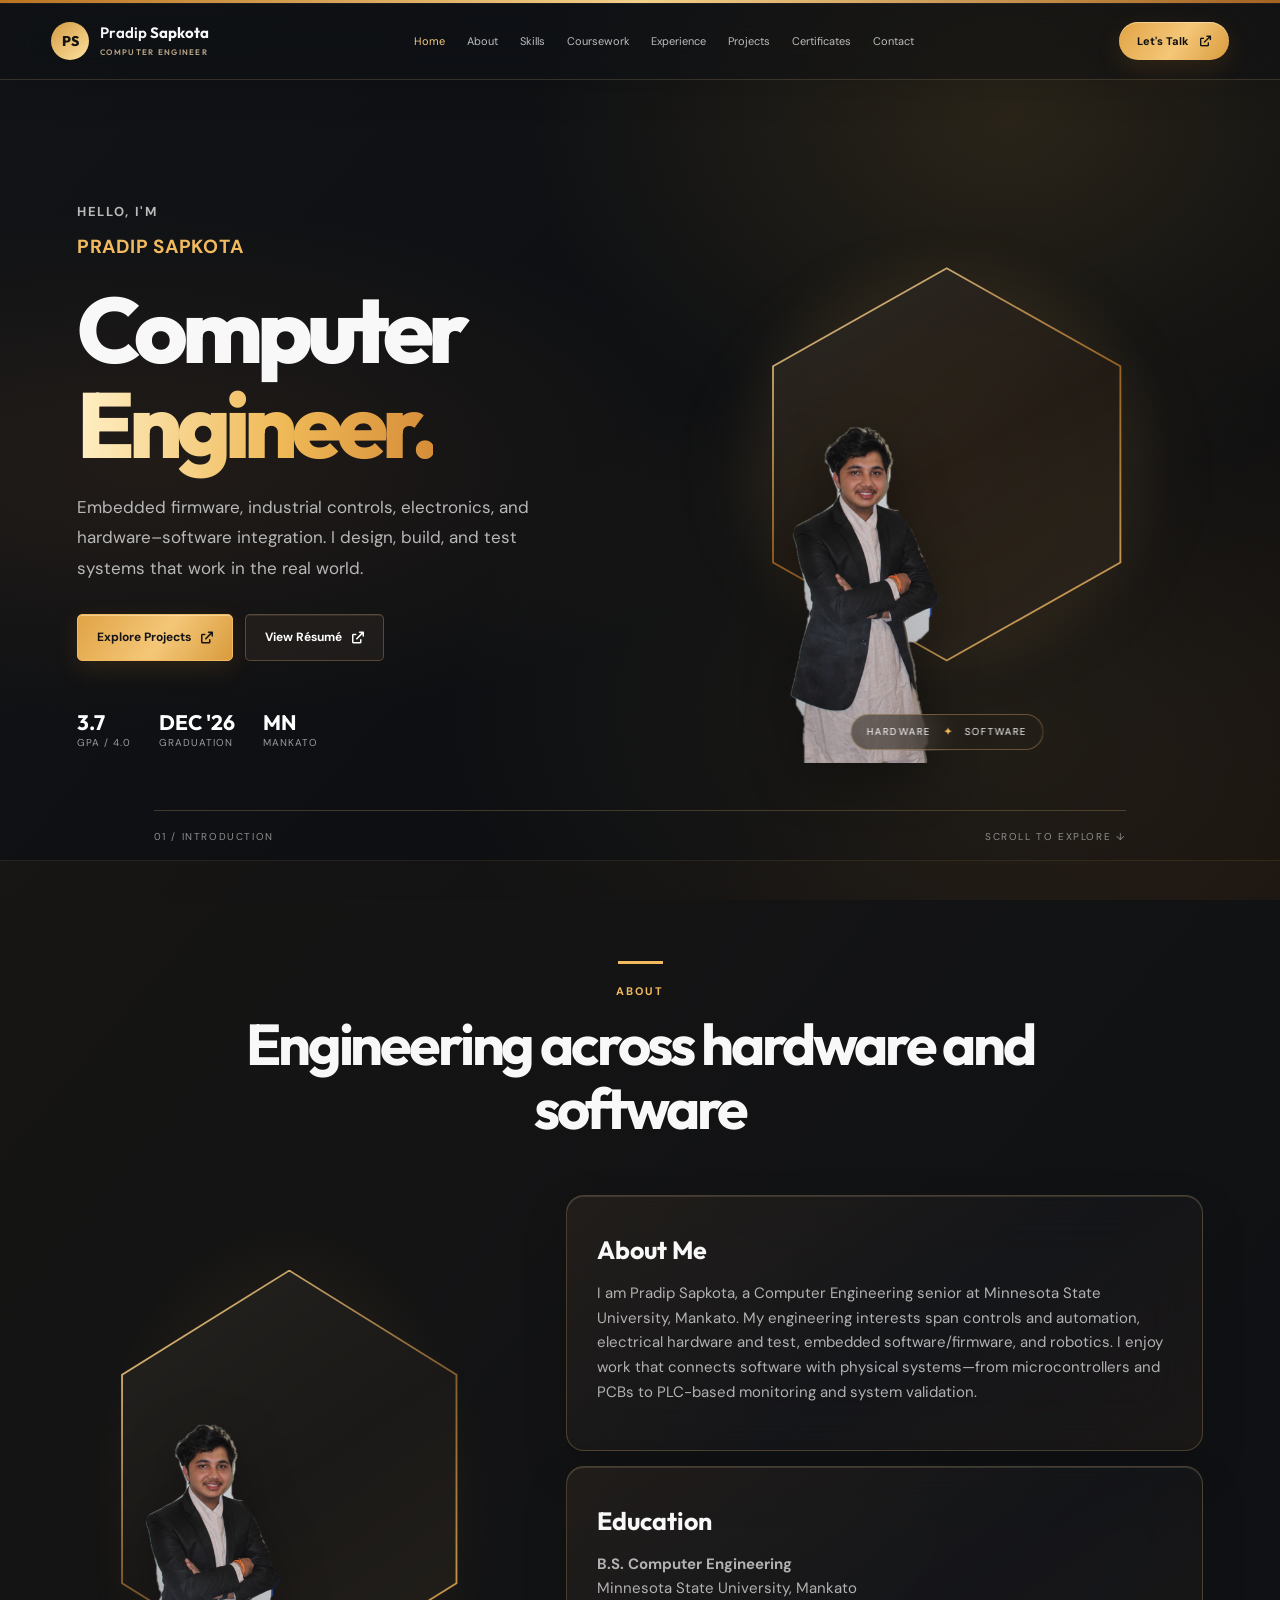
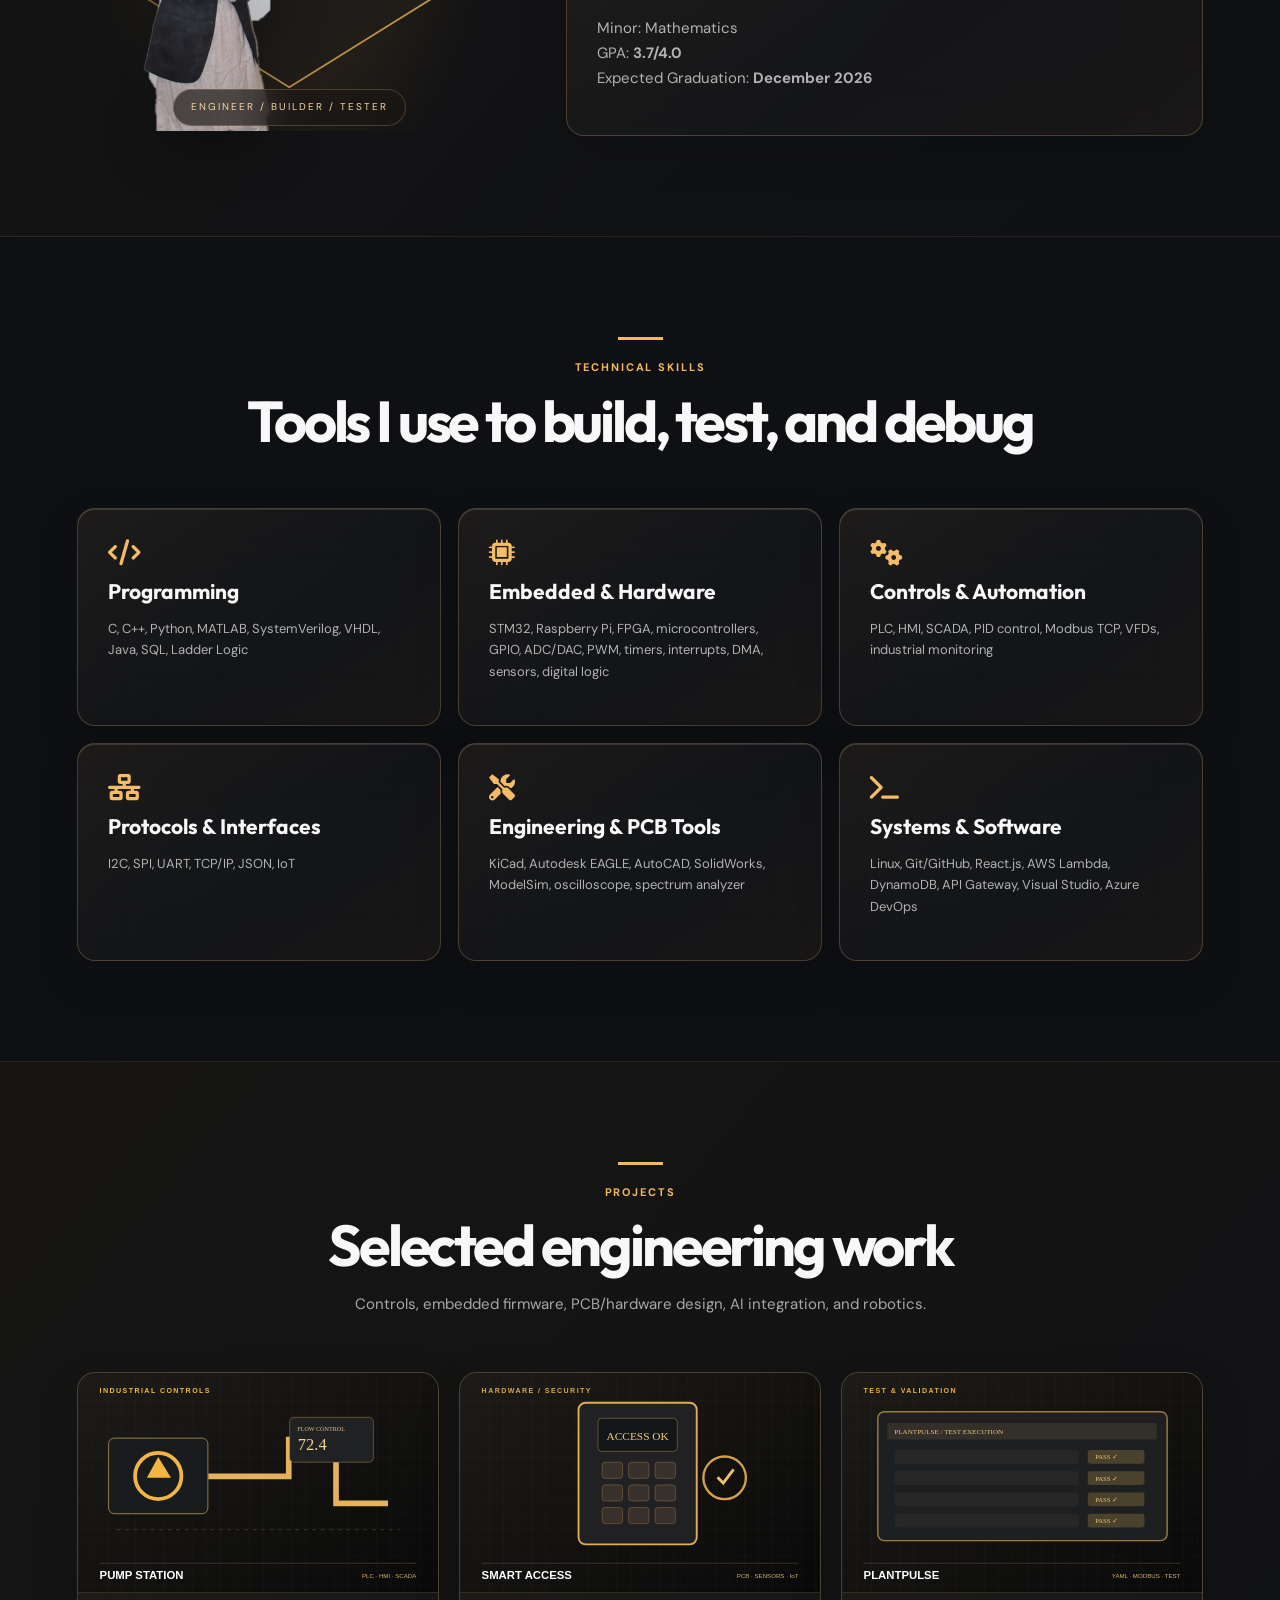
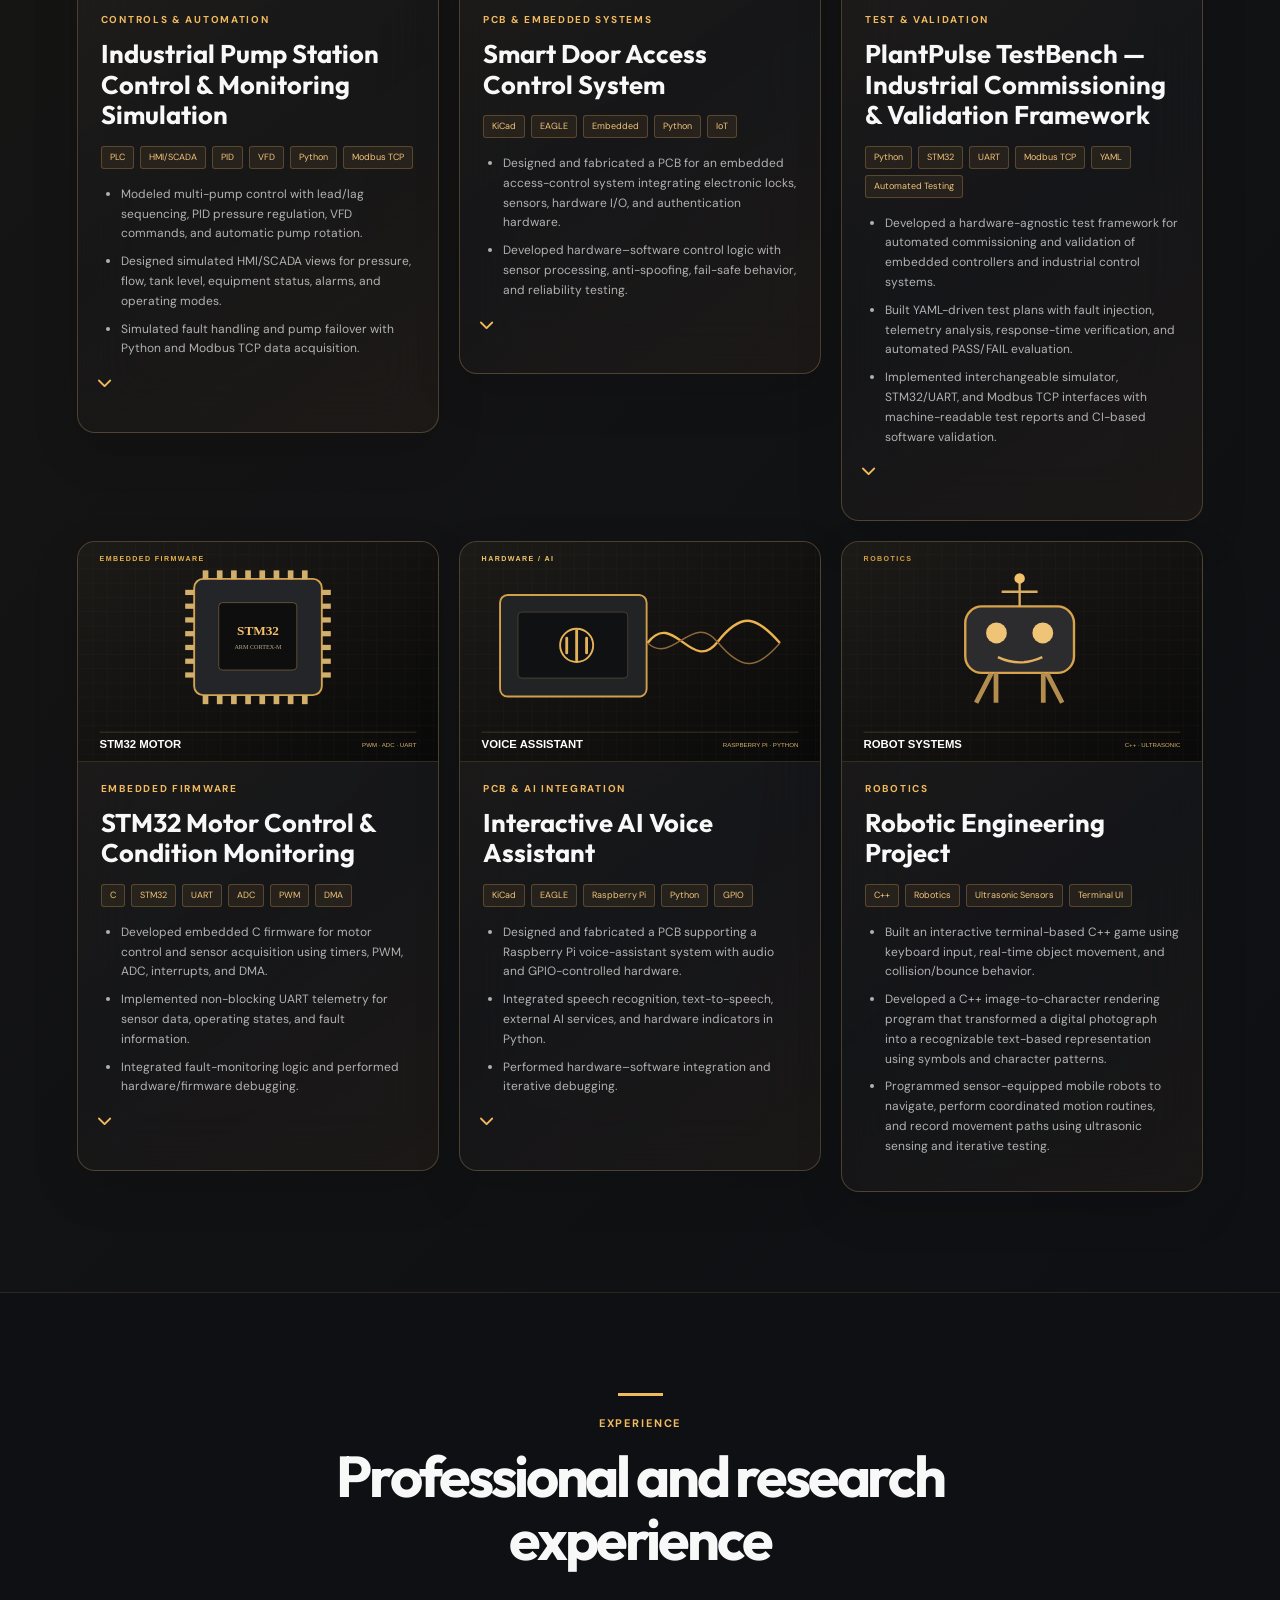
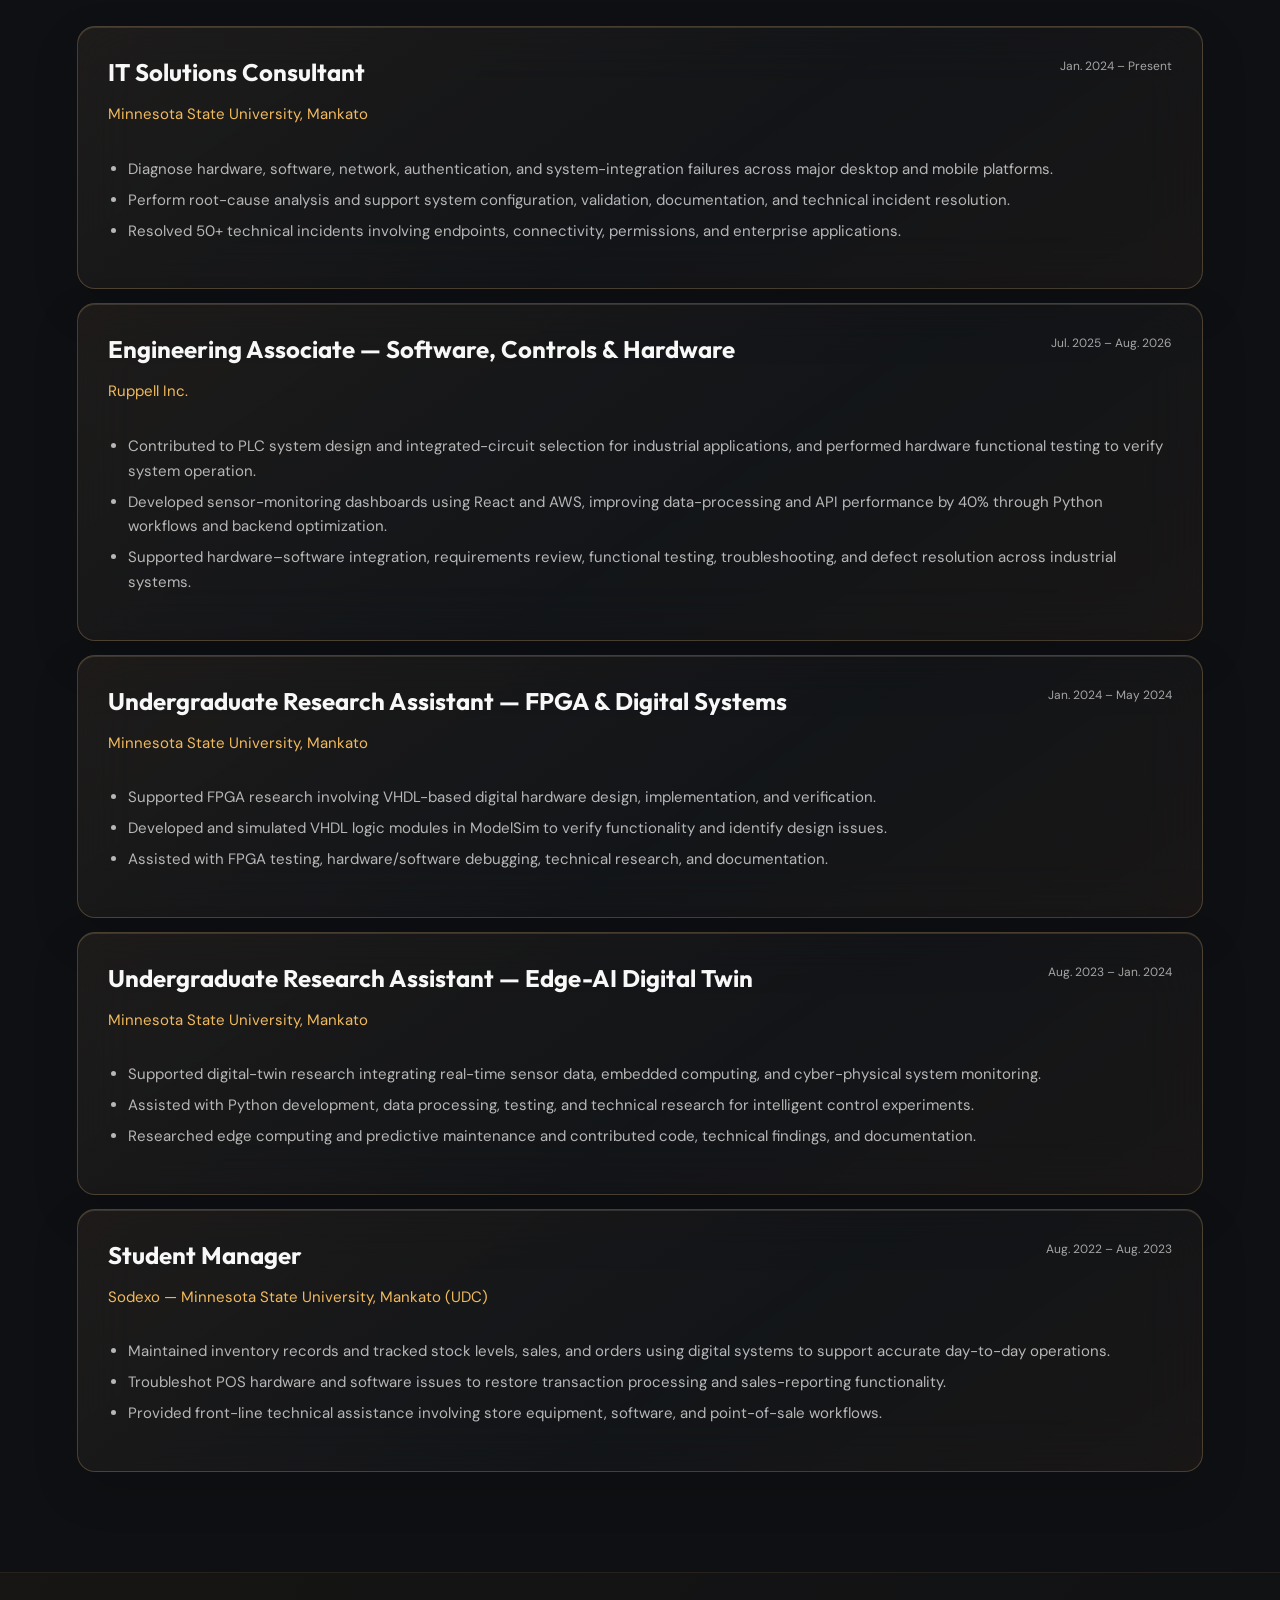
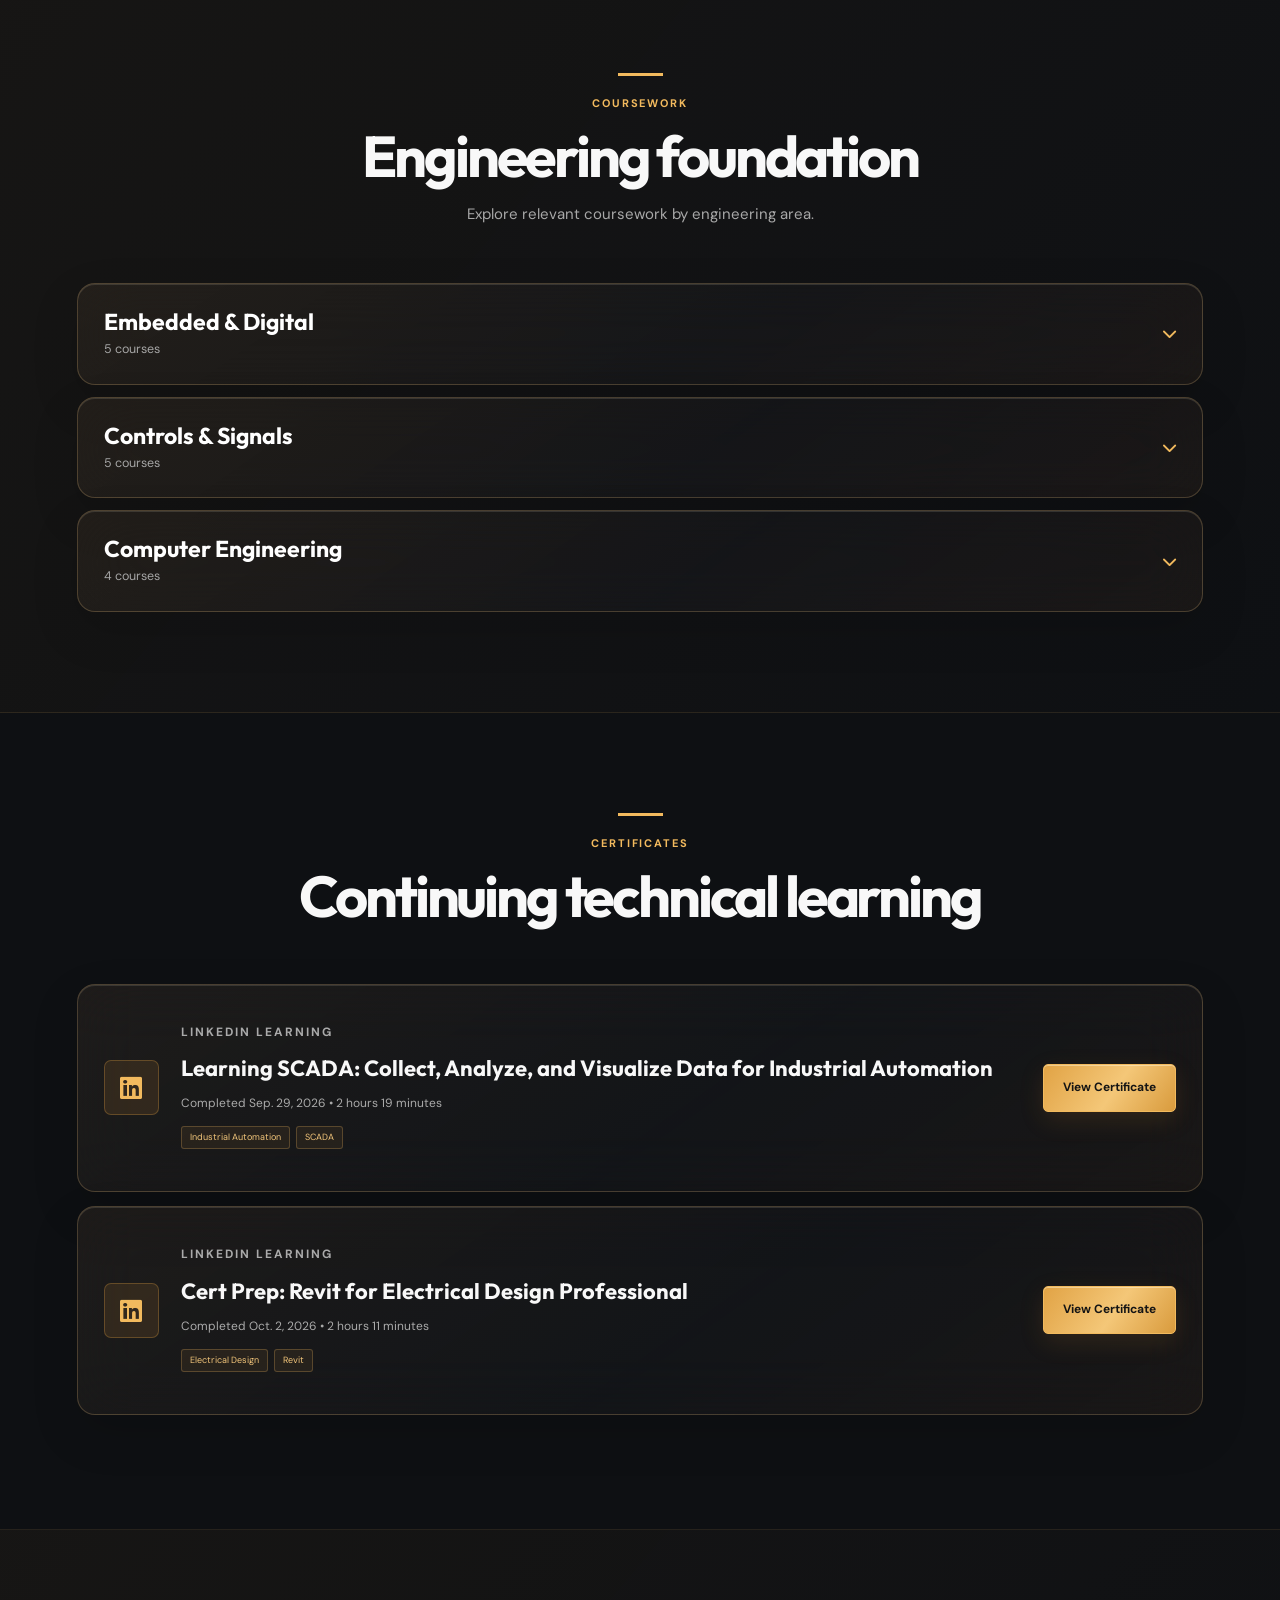
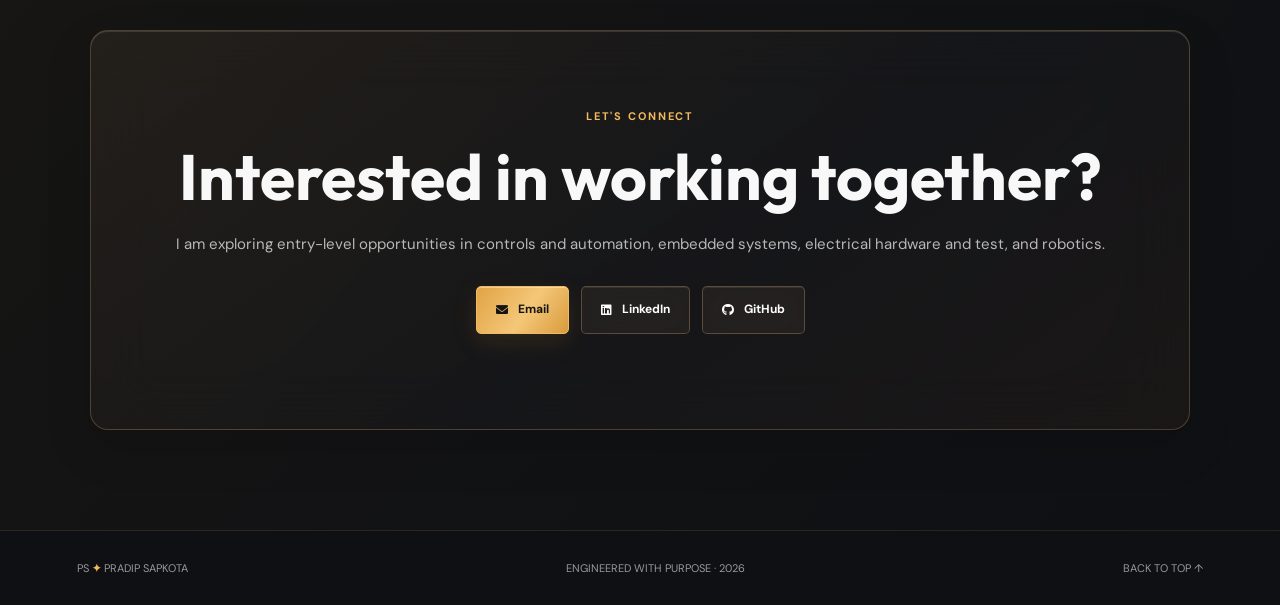
<file: index.html>
<!doctype html><html lang="en"><head><meta charset="utf-8"><meta name="viewport" content="width=device-width,initial-scale=1"><meta name="robots" content="noindex, nofollow"><meta name="description" content="Pradip Sapkota — Computer Engineer specializing in embedded firmware, industrial controls, hardware and testing."><title>Pradip Sapkota — Computer Engineering Portfolio | V20 Test 4</title><link rel="icon" href="favicon-32x32.png"><link rel="preconnect" href="https://cdnjs.cloudflare.com"><link rel="stylesheet" href="https://cdnjs.cloudflare.com/ajax/libs/font-awesome/6.0.0/css/all.min.css"><link rel="stylesheet" href="v20-test2.css?v=20.4-full-gold-glass"></head><body><div class="gold-top"></div><header class="site-header"><a class="brand" href="#home"><span class="brand-icon">PS</span><span>Pradip <b>Sapkota</b><small>COMPUTER ENGINEER</small></span></a><nav class="nav" aria-label="Main navigation"><a href="#home">Home</a><a href="#about">About</a><a href="#skills">Skills</a><a href="#coursework">Coursework</a><a href="#experience">Experience</a><a href="#projects">Projects</a><a href="#certificates">Certificates</a><a href="#contact">Contact</a></nav><a class="nav-contact" href="mailto:pradipsapkota.ce@outlook.com">Let's Talk <i class="fas fa-arrow-up-right-from-square"></i></a><button class="menu-toggle" aria-label="Toggle navigation" aria-expanded="false" type="button"><i class="fas fa-bars"></i></button></header><main><section id="home" class="hero section"><div class="hero-copy"><p class="eyebrow">HELLO, I'M <strong>PRADIP SAPKOTA</strong></p><h1>Computer<br><span>Engineer.</span></h1><p class="hero-summary">Embedded firmware, industrial controls, electronics, and hardware–software integration. I design, build, and test systems that work in the real world.</p><div class="hero-actions"><a class="btn gold" href="#projects">Explore Projects <i class="fas fa-arrow-up-right-from-square"></i></a><a class="btn outline" href="resume.pdf" target="_blank" rel="noopener">View Résumé <i class="fas fa-arrow-up-right-from-square"></i></a></div><div class="hero-stats"><span><b>3.7</b> GPA / 4.0</span><span><b>DEC '26</b> GRADUATION</span><span><b>MN</b> MANKATO</span></div></div><div class="hero-photo-wrap"><div class="hex-outline"></div><div class="hex-photo"><img src="pradip-cutout.png" alt="Pradip Sapkota standing beside the flag of Nepal"></div><span class="photo-label">HARDWARE <b>✦</b> SOFTWARE</span></div><div class="hero-rail">01 / INTRODUCTION <span>SCROLL TO EXPLORE ↓</span></div></section><section class="section alt" id="about">
<div class="section-head"><span class="section-rule"></span><p class="kicker">ABOUT</p><h2>Engineering across hardware and software</h2></div>
<div class="about-editorial"><div class="about-figure"><div class="about-hex"></div><img src="pradip-cutout.png" alt="Pradip Sapkota, portrait without background" loading="lazy"><span class="figure-stamp">ENGINEER / BUILDER / TESTER</span></div><div class="two-col">
<article class="card"><h3>About Me</h3><p>I am Pradip Sapkota, a Computer Engineering senior at Minnesota State University, Mankato. My engineering interests span controls and automation, electrical hardware and test, embedded software/firmware, and robotics. I enjoy work that connects software with physical systems—from microcontrollers and PCBs to PLC-based monitoring and system validation.</p></article>
<article class="card"><h3>Education</h3><p><strong>B.S. Computer Engineering</strong><br/>Minnesota State University, Mankato</p><p>Minor: Mathematics<br/>GPA: <strong>3.7/4.0</strong><br/>Expected Graduation: <strong>December 2026</strong></p></article>
</div></div>
</section>
<section class="section" id="skills">
<div class="section-head"><span class="section-rule"></span><p class="kicker">TECHNICAL SKILLS</p><h2>Tools I use to build, test, and debug</h2></div>
<div class="skill-grid">
<article class="card"><i class="fas fa-code"></i><h3>Programming</h3><p>C, C++, Python, MATLAB, SystemVerilog, VHDL, Java, SQL, Ladder Logic</p></article>
<article class="card"><i class="fas fa-microchip"></i><h3>Embedded &amp; Hardware</h3><p>STM32, Raspberry Pi, FPGA, microcontrollers, GPIO, ADC/DAC, PWM, timers, interrupts, DMA, sensors, digital logic</p></article>
<article class="card"><i class="fas fa-gears"></i><h3>Controls &amp; Automation</h3><p>PLC, HMI, SCADA, PID control, Modbus TCP, VFDs, industrial monitoring</p></article>
<article class="card"><i class="fas fa-network-wired"></i><h3>Protocols &amp; Interfaces</h3><p>I2C, SPI, UART, TCP/IP, JSON, IoT</p></article>
<article class="card"><i class="fas fa-screwdriver-wrench"></i><h3>Engineering &amp; PCB Tools</h3><p>KiCad, Autodesk EAGLE, AutoCAD, SolidWorks, ModelSim, oscilloscope, spectrum analyzer</p></article>
<article class="card"><i class="fas fa-terminal"></i><h3>Systems &amp; Software</h3><p>Linux, Git/GitHub, React.js, AWS Lambda, DynamoDB, API Gateway, Visual Studio, Azure DevOps</p></article>
</div>
</section>
<section class="section alt" id="projects">
<div class="section-head"><span class="section-rule"></span><p class="kicker">PROJECTS</p><h2>Selected engineering work</h2><p>Controls, embedded firmware, PCB/hardware design, AI integration, and robotics.</p></div>
<div class="project-grid"><article aria-expanded="false" aria-label="Expand Industrial Pump Station Control &amp; Monitoring Simulation project details" class="project-card expandable-project" role="button" tabindex="0"><div class="project-preview"><img alt="Illustrated engineering preview of Industrial Pump Station Control &amp; Monitoring Simulation" loading="lazy" src="project-previews/pump.svg"/></div><div class="project-icon"><i class="fas fa-industry"></i></div><p class="tag">Controls &amp; Automation</p><h3>Industrial Pump Station Control &amp; Monitoring Simulation</h3><div class="badges"><span>PLC</span><span>HMI/SCADA</span><span>PID</span><span>VFD</span><span>Python</span><span>Modbus TCP</span></div><ul><li>Modeled multi-pump control with lead/lag sequencing, PID pressure regulation, VFD commands, and automatic pump rotation.</li><li>Designed simulated HMI/SCADA views for pressure, flow, tank level, equipment status, alarms, and operating modes.</li><li>Simulated fault handling and pump failover with Python and Modbus TCP data acquisition.</li></ul><span aria-hidden="true" class="project-expand-chevron"><i class="fas fa-chevron-down"></i></span><div aria-hidden="true" class="project-repo-panel"><div class="project-repo-inner"><a aria-label="View Industrial Pump Station Control &amp; Monitoring Simulation on GitHub" class="project-github-btn" href="https://github.com/pradip2059/industrial_pump_station_monitor" rel="noopener noreferrer" target="_blank"><i class="fab fa-github"></i><span>View Project on GitHub</span><i class="fas fa-arrow-up-right-from-square"></i></a></div></div></article><article aria-expanded="false" aria-label="Expand Smart Door Access Control System project details" class="project-card expandable-project" role="button" tabindex="0"><div class="project-preview"><img alt="Illustrated engineering preview of Smart Door Access Control System" loading="lazy" src="project-previews/door.svg"/></div><div class="project-icon"><i class="fas fa-door-closed"></i></div><p class="tag">PCB &amp; Embedded Systems</p><h3>Smart Door Access Control System</h3><div class="badges"><span>KiCad</span><span>EAGLE</span><span>Embedded</span><span>Python</span><span>IoT</span></div><ul><li>Designed and fabricated a PCB for an embedded access-control system integrating electronic locks, sensors, hardware I/O, and authentication hardware.</li><li>Developed hardware–software control logic with sensor processing, anti-spoofing, fail-safe behavior, and reliability testing.</li></ul><span aria-hidden="true" class="project-expand-chevron"><i class="fas fa-chevron-down"></i></span><div aria-hidden="true" class="project-repo-panel"><div class="project-repo-inner"><a aria-label="View Smart Door Access Control System on GitHub" class="project-github-btn" href="https://github.com/pradip2059/smart_door_access_control" rel="noopener noreferrer" target="_blank"><i class="fab fa-github"></i><span>View Project on GitHub</span><i class="fas fa-arrow-up-right-from-square"></i></a></div></div></article><article aria-expanded="false" aria-label="Expand PlantPulse TestBench — Industrial Commissioning &amp; Validation Framework project details" class="project-card expandable-project" role="button" tabindex="0"><div class="project-preview"><img alt="Illustrated engineering preview of PlantPulse TestBench — Industrial Commissioning &amp; Validation Framework" loading="lazy" src="project-previews/plant.svg"/></div><div class="project-icon"><i class="fas fa-clipboard-check"></i></div><p class="tag">Test &amp; Validation</p><h3>PlantPulse TestBench — Industrial Commissioning &amp; Validation Framework</h3><div class="badges"><span>Python</span><span>STM32</span><span>UART</span><span>Modbus TCP</span><span>YAML</span><span>Automated Testing</span></div><ul><li>Developed a hardware-agnostic test framework for automated commissioning and validation of embedded controllers and industrial control systems.</li><li>Built YAML-driven test plans with fault injection, telemetry analysis, response-time verification, and automated PASS/FAIL evaluation.</li><li>Implemented interchangeable simulator, STM32/UART, and Modbus TCP interfaces with machine-readable test reports and CI-based software validation.</li></ul><span aria-hidden="true" class="project-expand-chevron"><i class="fas fa-chevron-down"></i></span><div aria-hidden="true" class="project-repo-panel"><div class="project-repo-inner"><a aria-label="View PlantPulse TestBench on GitHub" class="project-github-btn" href="https://github.com/pradip2059/project_plantpluse" rel="noopener noreferrer" target="_blank"><i class="fab fa-github"></i><span>View Project on GitHub</span><i class="fas fa-arrow-up-right-from-square"></i></a></div></div></article><article aria-expanded="false" aria-label="Expand STM32 Motor Control &amp; Condition Monitoring project details" class="project-card expandable-project" role="button" tabindex="0"><div class="project-preview"><img alt="Illustrated engineering preview of STM32 Motor Control &amp; Condition Monitoring" loading="lazy" src="project-previews/stm32.svg"/></div><div class="project-icon"><i class="fas fa-microchip"></i></div><p class="tag">Embedded Firmware</p><h3>STM32 Motor Control &amp; Condition Monitoring</h3><div class="badges"><span>C</span><span>STM32</span><span>UART</span><span>ADC</span><span>PWM</span><span>DMA</span></div><ul><li>Developed embedded C firmware for motor control and sensor acquisition using timers, PWM, ADC, interrupts, and DMA.</li><li>Implemented non-blocking UART telemetry for sensor data, operating states, and fault information.</li><li>Integrated fault-monitoring logic and performed hardware/firmware debugging.</li></ul><span aria-hidden="true" class="project-expand-chevron"><i class="fas fa-chevron-down"></i></span><div aria-hidden="true" class="project-repo-panel"><div class="project-repo-inner"><a aria-label="View STM32 Motor Control &amp; Condition Monitoring on GitHub" class="project-github-btn" href="https://github.com/pradip2059/embedded_firmware_STM32_motor_control" rel="noopener noreferrer" target="_blank"><i class="fab fa-github"></i><span>View Project on GitHub</span><i class="fas fa-arrow-up-right-from-square"></i></a></div></div></article><article aria-expanded="false" aria-label="Expand Interactive AI Voice Assistant project details" class="project-card expandable-project" role="button" tabindex="0"><div class="project-preview"><img alt="Illustrated engineering preview of Interactive AI Voice Assistant" loading="lazy" src="project-previews/voice.svg"/></div><div class="project-icon"><i class="fas fa-microphone-lines"></i></div><p class="tag">PCB &amp; AI Integration</p><h3>Interactive AI Voice Assistant</h3><div class="badges"><span>KiCad</span><span>EAGLE</span><span>Raspberry Pi</span><span>Python</span><span>GPIO</span></div><ul><li>Designed and fabricated a PCB supporting a Raspberry Pi voice-assistant system with audio and GPIO-controlled hardware.</li><li>Integrated speech recognition, text-to-speech, external AI services, and hardware indicators in Python.</li><li>Performed hardware–software integration and iterative debugging.</li></ul><span aria-hidden="true" class="project-expand-chevron"><i class="fas fa-chevron-down"></i></span><div aria-hidden="true" class="project-repo-panel"><div class="project-repo-inner"><a aria-label="View Interactive AI Voice Assistant on GitHub" class="project-github-btn" href="https://github.com/pradip2059/smart_voice_assistant" rel="noopener noreferrer" target="_blank"><i class="fab fa-github"></i><span>View Project on GitHub</span><i class="fas fa-arrow-up-right-from-square"></i></a></div></div></article><article class="project-card"><div class="project-preview"><img alt="Illustrated engineering preview of Robotic Engineering Project" loading="lazy" src="project-previews/robot.svg"/></div><div class="project-icon"><i class="fas fa-robot"></i></div><p class="tag">Robotics</p><h3>Robotic Engineering Project</h3><div class="badges"><span>C++</span><span>Robotics</span><span>Ultrasonic Sensors</span><span>Terminal UI</span></div><ul><li>Built an interactive terminal-based C++ game using keyboard input, real-time object movement, and collision/bounce behavior.</li><li>Developed a C++ image-to-character rendering program that transformed a digital photograph into a recognizable text-based representation using symbols and character patterns.</li><li>Programmed sensor-equipped mobile robots to navigate, perform coordinated motion routines, and record movement paths using ultrasonic sensing and iterative testing.</li></ul></article></div>
</section>
<section class="section" id="experience">
<div class="section-head"><span class="section-rule"></span><p class="kicker">EXPERIENCE</p><h2>Professional and research experience</h2></div>
<div class="timeline">
<article class="timeline-item"><div class="dot"></div><div class="timeline-card"><div class="job-head"><div><h3>IT Solutions Consultant</h3><p class="company">Minnesota State University, Mankato</p></div><span>Jan. 2024 – Present</span></div><ul><li>Diagnose hardware, software, network, authentication, and system-integration failures across major desktop and mobile platforms.</li><li>Perform root-cause analysis and support system configuration, validation, documentation, and technical incident resolution.</li><li>Resolved 50+ technical incidents involving endpoints, connectivity, permissions, and enterprise applications.</li></ul></div></article>
<article class="timeline-item"><div class="dot"></div><div class="timeline-card"><div class="job-head"><div><h3>Engineering Associate — Software, Controls &amp; Hardware</h3><p class="company">Ruppell Inc.</p></div><span>Jul. 2025 – Aug. 2026</span></div><ul><li>Contributed to PLC system design and integrated-circuit selection for industrial applications, and performed hardware functional testing to verify system operation.</li><li>Developed sensor-monitoring dashboards using React and AWS, improving data-processing and API performance by 40% through Python workflows and backend optimization.</li><li>Supported hardware–software integration, requirements review, functional testing, troubleshooting, and defect resolution across industrial systems.</li></ul></div></article>
<article class="timeline-item"><div class="dot"></div><div class="timeline-card"><div class="job-head"><div><h3>Undergraduate Research Assistant — FPGA &amp; Digital Systems</h3><p class="company">Minnesota State University, Mankato</p></div><span>Jan. 2024 – May 2024</span></div><ul><li>Supported FPGA research involving VHDL-based digital hardware design, implementation, and verification.</li><li>Developed and simulated VHDL logic modules in ModelSim to verify functionality and identify design issues.</li><li>Assisted with FPGA testing, hardware/software debugging, technical research, and documentation.</li></ul></div></article>
<article class="timeline-item"><div class="dot"></div><div class="timeline-card"><div class="job-head"><div><h3>Undergraduate Research Assistant — Edge-AI Digital Twin</h3><p class="company">Minnesota State University, Mankato</p></div><span>Aug. 2023 – Jan. 2024</span></div><ul><li>Supported digital-twin research integrating real-time sensor data, embedded computing, and cyber-physical system monitoring.</li><li>Assisted with Python development, data processing, testing, and technical research for intelligent control experiments.</li><li>Researched edge computing and predictive maintenance and contributed code, technical findings, and documentation.</li></ul></div></article>
<article class="timeline-item"><div class="dot"></div><div class="timeline-card"><div class="job-head"><div><h3>Student Manager</h3><p class="company">Sodexo — Minnesota State University, Mankato (UDC)</p></div><span>Aug. 2022 – Aug. 2023</span></div><ul><li>Maintained inventory records and tracked stock levels, sales, and orders using digital systems to support accurate day-to-day operations.</li><li>Troubleshot POS hardware and software issues to restore transaction processing and sales-reporting functionality.</li><li>Provided front-line technical assistance involving store equipment, software, and point-of-sale workflows.</li></ul></div></article>
</div>
</section>
<section class="section alt v1872-coursework" id="coursework">
<div class="section-head"><span class="section-rule"></span><p class="kicker">COURSEWORK</p><h2>Engineering foundation</h2><p>Explore relevant coursework by engineering area.</p></div>
<div class="course-domains">
<div class="course-domain"><button aria-expanded="false" class="course-domain-summary" type="button"><span><b>Embedded &amp; Digital</b><small>5 courses</small></span><i class="fas fa-chevron-down"></i></button><div class="course-domain-panel"><div class="course-domain-inner"><div class="course-grid">
<div class="course-item"><strong>EE 281</strong><span>Digital Systems Design/Test</span></div><div class="course-item"><strong>EE 282</strong><span>Digital Systems Design Lab</span></div><div class="course-item"><strong>EE 234</strong><span>Microprocessor Engineering I</span></div><div class="course-item"><strong>EE 334</strong><span>Microprocessor Engineering II</span></div><div class="course-item"><strong>EE 489</strong><span>Real-Time Embedded Systems</span></div>
</div></div></div></div>
<div class="course-domain"><button aria-expanded="false" class="course-domain-summary" type="button"><span><b>Controls &amp; Signals</b><small>5 courses</small></span><i class="fas fa-chevron-down"></i></button><div class="course-domain-panel"><div class="course-domain-inner"><div class="course-grid">
<div class="course-item"><strong>EE 341</strong><span>Signals &amp; Systems</span></div><div class="course-item"><strong>EE 358</strong><span>Control Systems</span></div><div class="course-item"><strong>EE 368</strong><span>Control Systems Lab</span></div><div class="course-item"><strong>EE 390</strong><span>Smart Sensor Systems</span></div><div class="course-item"><strong>EE 353</strong><span>Communication Systems Engineering</span></div>
</div></div></div></div>
<div class="course-domain"><button aria-expanded="false" class="course-domain-summary" type="button"><span><b>Computer Engineering</b><small>4 courses</small></span><i class="fas fa-chevron-down"></i></button><div class="course-domain-panel"><div class="course-domain-inner"><div class="course-grid">
<div class="course-item"><strong>EE 245</strong><span>Robotics Programming</span></div><div class="course-item"><strong>EE 332</strong><span>Electronics I</span></div><div class="course-item"><strong>EE 395</strong><span>Computer Hardware &amp; Organization</span></div><div class="course-item"><strong>EE 498</strong><span>Topics: Operating Systems for Heterogeneous Systems</span></div>
</div></div></div></div>
</div>
</section>
<section class="section" id="certificates">
<div class="section-head"><span class="section-rule"></span><p class="kicker">CERTIFICATES</p><h2>Continuing technical learning</h2></div>
<article class="certificate-card">
<div class="cert-icon"><i class="fab fa-linkedin"></i></div>
<div><p class="tag">LinkedIn Learning</p><h3>Learning SCADA: Collect, Analyze, and Visualize Data for Industrial Automation</h3><p>Completed Sep. 29, 2026 • 2 hours 19 minutes</p><div class="badges"><span>Industrial Automation</span><span>SCADA</span></div></div>
<a class="btn primary" href="https://www.linkedin.com/learning/certificates/10552c49134aebab9cf265e421c9ca5b13c250cab05425649795c24a77196c36?trk=share_certificate" target="_blank">View Certificate</a>
</article>
<article class="certificate-card">
<div class="cert-icon"><i class="fab fa-linkedin"></i></div>
<div><p class="tag">LinkedIn Learning</p><h3>Cert Prep: Revit for Electrical Design Professional</h3><p>Completed Oct. 2, 2026 • 2 hours 11 minutes</p><div class="badges"><span>Electrical Design</span><span>Revit</span></div></div>
<a class="btn primary" href="https://www.linkedin.com/learning/certificates/2ea7eed7319e2705ff78479960bd3e5cf45b37ad9e2b42a037e4415e48cc67e8?trk=share_certificate" target="_blank">View Certificate</a>
</article>
</section>
<section class="section contact alt" id="contact">
<div class="contact-box"><p class="kicker">LET'S CONNECT</p><h2>Interested in working together?</h2><p>I am exploring entry-level opportunities in controls and automation, embedded systems, electrical hardware and test, and robotics.</p>
<div class="hero-actions centered"><a class="btn primary" href="mailto:pradipsapkota.ce@outlook.com"><i class="fas fa-envelope"></i> Email</a><a class="btn" href="https://www.linkedin.com/in/pradip-sapkota-8a93582b0/" target="_blank"><i class="fab fa-linkedin"></i> LinkedIn</a><a class="btn" href="https://github.com/pradip2059" target="_blank"><i class="fab fa-github"></i> GitHub</a></div></div>
</section></main><footer class="footer"><span>PS <b>✦</b> PRADIP SAPKOTA</span><span>ENGINEERED WITH PURPOSE · 2026</span><a href="#home">BACK TO TOP ↑</a></footer><script src="v20-test2.js?v=20.2"></script></body></html>
</file>
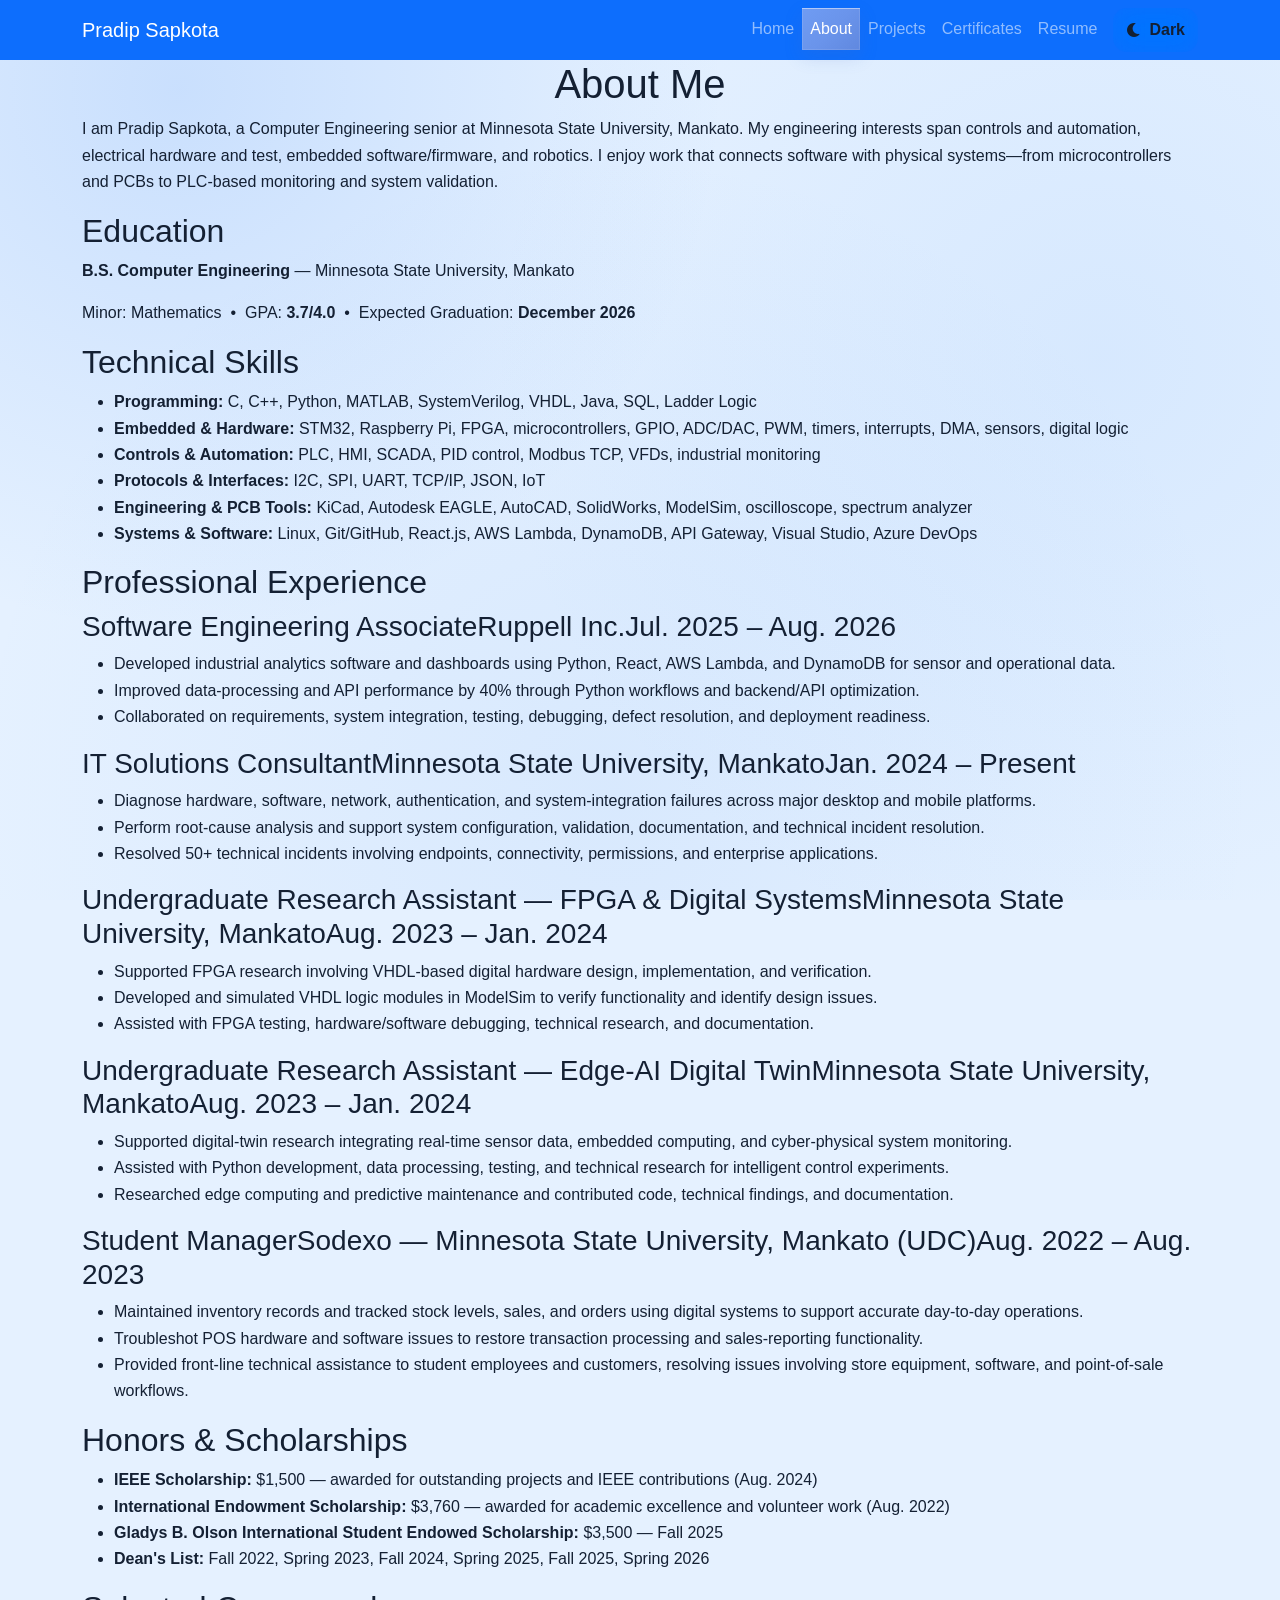
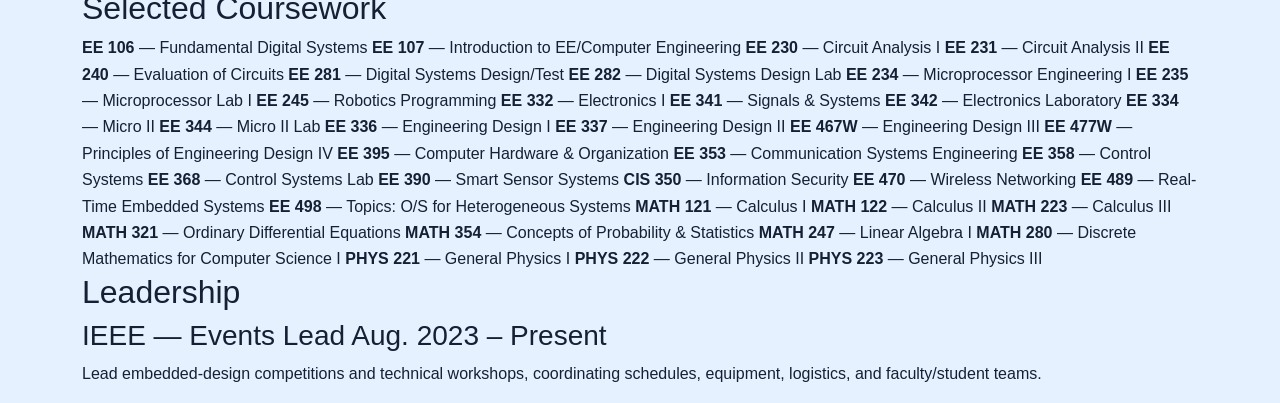
<file: about.html>
<!DOCTYPE html><html lang="en"><head><meta charset="UTF-8"><meta name="viewport" content="width=device-width, initial-scale=1.0">
  <meta name="description" content="Education, engineering experience, technical skills, coursework, honors and research of Pradip Sapkota, a Computer Engineering senior at Minnesota State University, Mankato.">
  <meta name="author" content="Pradip Sapkota">
  <meta name="robots" content="index, follow">
  <link rel="canonical" href="https://pradipsapkota.dev/about.html">
  <meta property="og:type" content="website">
  <meta property="og:site_name" content="Pradip Sapkota — Computer Engineering Portfolio">
  <meta property="og:title" content="About Pradip Sapkota | Computer Engineering Experience & Skills">
  <meta property="og:description" content="Education, engineering experience, technical skills, coursework, honors and research of Pradip Sapkota, a Computer Engineering senior at Minnesota State University, Mankato.">
  <meta property="og:url" content="https://pradipsapkota.dev/about.html">
  <meta property="og:image" content="https://pradipsapkota.dev/IMG_1389.jpg">
  <meta property="og:image:alt" content="Pradip Sapkota">
  <meta name="twitter:card" content="summary_large_image">
  <meta name="twitter:title" content="About Pradip Sapkota | Computer Engineering Experience & Skills">
  <meta name="twitter:description" content="Education, engineering experience, technical skills, coursework, honors and research of Pradip Sapkota, a Computer Engineering senior at Minnesota State University, Mankato.">
  <meta name="twitter:image" content="https://pradipsapkota.dev/IMG_1389.jpg"><title>About Pradip Sapkota | Computer Engineering Experience & Skills</title><link rel="stylesheet" href="https://cdn.jsdelivr.net/npm/bootstrap@5.3.0/dist/css/bootstrap.min.css"><link rel="stylesheet" href="https://cdnjs.cloudflare.com/ajax/libs/font-awesome/6.0.0/css/all.min.css"><link rel="stylesheet" href="styles.css"><script defer src="https://cdn.jsdelivr.net/npm/bootstrap@5.3.0/dist/js/bootstrap.bundle.min.js"></script>
  <script type="application/ld+json">{"@context":"https://schema.org","@type":"ProfilePage","url":"https://pradipsapkota.dev/about.html","mainEntity":{"@id":"https://pradipsapkota.dev/#pradip-sapkota","@type":"Person","name":"Pradip Sapkota","url":"https://pradipsapkota.dev/","image":"https://pradipsapkota.dev/IMG_1389.jpg","description":"Computer Engineering senior at Minnesota State University, Mankato with interests in embedded firmware, controls and automation, electrical hardware and test, and robotics.","sameAs":["https://github.com/pradip2059","https://www.linkedin.com/in/pradip-sapkota-8a93582b0/"]}}</script>

  <script>
  (function () {
    const saved = localStorage.getItem('portfolio-theme');
    const preferred = window.matchMedia && window.matchMedia('(prefers-color-scheme: dark)').matches ? 'dark' : 'light';
    document.documentElement.setAttribute('data-theme', saved || preferred);
  })();
  </script>
    <link rel="icon" href="favicon.ico" sizes="any">
    <link rel="icon" type="image/png" sizes="32x32" href="favicon-32x32.png">
    <link rel="icon" type="image/png" sizes="16x16" href="favicon-16x16.png">
    <link rel="apple-touch-icon" href="apple-touch-icon.png">
</head><body>
<nav class="navbar navbar-expand-lg navbar-dark bg-primary"><div class="container"><a class="navbar-brand" href="index.html">Pradip Sapkota</a><button class="navbar-toggler" type="button" data-bs-toggle="collapse" data-bs-target="#navbarNav"><span class="navbar-toggler-icon"></span></button><div class="collapse navbar-collapse" id="navbarNav"><ul class="navbar-nav ms-auto"><li class="nav-item"><a class="nav-link" href="index.html">Home</a></li><li class="nav-item"><a class="nav-link active" href="about.html">About</a></li><li class="nav-item"><a class="nav-link" href="projects.html">Projects</a></li><li class="nav-item"><a class="nav-link" href="certificates.html">Certificates</a></li><li class="nav-item"><a class="nav-link" href="resume.html">Resume</a></li><li class="nav-item ms-lg-2 d-flex align-items-center"><button id="theme-toggle" class="theme-toggle" type="button" aria-label="Switch color theme" title="Switch color theme"><i class="fas fa-moon" aria-hidden="true"></i><span class="theme-label">Dark</span></button></li></ul></div></div></nav>
<section class="about"><div class="container"><h1 class="text-center">About Me</h1>
<div class="about-box"><p>I am Pradip Sapkota, a Computer Engineering senior at Minnesota State University, Mankato. My engineering interests span controls and automation, electrical hardware and test, embedded software/firmware, and robotics. I enjoy work that connects software with physical systems—from microcontrollers and PCBs to PLC-based monitoring and system validation.</p></div>
<div class="about-box"><h2>Education</h2><p><strong>B.S. Computer Engineering</strong> — Minnesota State University, Mankato</p><p>Minor: Mathematics &nbsp;•&nbsp; GPA: <strong>3.7/4.0</strong> &nbsp;•&nbsp; Expected Graduation: <strong>December 2026</strong></p></div>
<div class="about-box"><h2>Technical Skills</h2><ul><li><strong>Programming:</strong> C, C++, Python, MATLAB, SystemVerilog, VHDL, Java, SQL, Ladder Logic</li><li><strong>Embedded & Hardware:</strong> STM32, Raspberry Pi, FPGA, microcontrollers, GPIO, ADC/DAC, PWM, timers, interrupts, DMA, sensors, digital logic</li><li><strong>Controls & Automation:</strong> PLC, HMI, SCADA, PID control, Modbus TCP, VFDs, industrial monitoring</li><li><strong>Protocols & Interfaces:</strong> I2C, SPI, UART, TCP/IP, JSON, IoT</li><li><strong>Engineering & PCB Tools:</strong> KiCad, Autodesk EAGLE, AutoCAD, SolidWorks, ModelSim, oscilloscope, spectrum analyzer</li><li><strong>Systems & Software:</strong> Linux, Git/GitHub, React.js, AWS Lambda, DynamoDB, API Gateway, Visual Studio, Azure DevOps</li></ul></div>
<div class="about-box"><h2>Professional Experience</h2>
<div class="experience-entry"><h3><span class="role-title">Software Engineering Associate</span><span class="company-name">Ruppell Inc.</span><span class="experience-date">Jul. 2025 – Aug. 2026</span></h3><ul><li>Developed industrial analytics software and dashboards using Python, React, AWS Lambda, and DynamoDB for sensor and operational data.</li><li>Improved data-processing and API performance by 40% through Python workflows and backend/API optimization.</li><li>Collaborated on requirements, system integration, testing, debugging, defect resolution, and deployment readiness.</li></ul></div>
<div class="experience-entry"><h3><span class="role-title">IT Solutions Consultant</span><span class="company-name">Minnesota State University, Mankato</span><span class="experience-date">Jan. 2024 – Present</span></h3><ul><li>Diagnose hardware, software, network, authentication, and system-integration failures across major desktop and mobile platforms.</li><li>Perform root-cause analysis and support system configuration, validation, documentation, and technical incident resolution.</li><li>Resolved 50+ technical incidents involving endpoints, connectivity, permissions, and enterprise applications.</li></ul></div>
<div class="experience-entry"><h3><span class="role-title">Undergraduate Research Assistant — FPGA &amp; Digital Systems</span><span class="company-name">Minnesota State University, Mankato</span><span class="experience-date">Aug. 2023 – Jan. 2024</span></h3><ul><li>Supported FPGA research involving VHDL-based digital hardware design, implementation, and verification.</li><li>Developed and simulated VHDL logic modules in ModelSim to verify functionality and identify design issues.</li><li>Assisted with FPGA testing, hardware/software debugging, technical research, and documentation.</li></ul></div>
<div class="experience-entry"><h3><span class="role-title">Undergraduate Research Assistant — Edge-AI Digital Twin</span><span class="company-name">Minnesota State University, Mankato</span><span class="experience-date">Aug. 2023 – Jan. 2024</span></h3><ul><li>Supported digital-twin research integrating real-time sensor data, embedded computing, and cyber-physical system monitoring.</li><li>Assisted with Python development, data processing, testing, and technical research for intelligent control experiments.</li><li>Researched edge computing and predictive maintenance and contributed code, technical findings, and documentation.</li></ul></div>
<div class="experience-entry"><h3><span class="role-title">Student Manager</span><span class="company-name">Sodexo — Minnesota State University, Mankato (UDC)</span><span class="experience-date">Aug. 2022 – Aug. 2023</span></h3><ul><li>Maintained inventory records and tracked stock levels, sales, and orders using digital systems to support accurate day-to-day operations.</li><li>Troubleshot POS hardware and software issues to restore transaction processing and sales-reporting functionality.</li><li>Provided front-line technical assistance to student employees and customers, resolving issues involving store equipment, software, and point-of-sale workflows.</li></ul></div>
</div>
<div class="about-box"><h2>Honors &amp; Scholarships</h2><ul>
<li><strong>IEEE Scholarship:</strong> $1,500 — awarded for outstanding projects and IEEE contributions (Aug. 2024)</li>
<li><strong>International Endowment Scholarship:</strong> $3,760 — awarded for academic excellence and volunteer work (Aug. 2022)</li>
<li><strong>Gladys B. Olson International Student Endowed Scholarship:</strong> $3,500 — Fall 2025</li>
<li><strong>Dean's List:</strong> Fall 2022, Spring 2023, Fall 2024, Spring 2025, Fall 2025, Spring 2026</li>
</ul></div>
<div class="about-box"><h2>Selected Coursework</h2><div class="course-grid">
<span><strong>EE 106</strong> — Fundamental Digital Systems</span>
<span><strong>EE 107</strong> — Introduction to EE/Computer Engineering</span>
<span><strong>EE 230</strong> — Circuit Analysis I</span>
<span><strong>EE 231</strong> — Circuit Analysis II</span>
<span><strong>EE 240</strong> — Evaluation of Circuits</span>
<span><strong>EE 281</strong> — Digital Systems Design/Test</span>
<span><strong>EE 282</strong> — Digital Systems Design Lab</span>
<span><strong>EE 234</strong> — Microprocessor Engineering I</span>
<span><strong>EE 235</strong> — Microprocessor Lab I</span>
<span><strong>EE 245</strong> — Robotics Programming</span>
<span><strong>EE 332</strong> — Electronics I</span>
<span><strong>EE 341</strong> — Signals &amp; Systems</span>
<span><strong>EE 342</strong> — Electronics Laboratory</span>
<span><strong>EE 334</strong> — Micro II</span>
<span><strong>EE 344</strong> — Micro II Lab</span>
<span><strong>EE 336</strong> — Engineering Design I</span>
<span><strong>EE 337</strong> — Engineering Design II</span>
<span><strong>EE 467W</strong> — Engineering Design III</span>
<span><strong>EE 477W</strong> — Principles of Engineering Design IV</span>
<span><strong>EE 395</strong> — Computer Hardware &amp; Organization</span>
<span><strong>EE 353</strong> — Communication Systems Engineering</span>
<span><strong>EE 358</strong> — Control Systems</span>
<span><strong>EE 368</strong> — Control Systems Lab</span>
<span><strong>EE 390</strong> — Smart Sensor Systems</span>
<span><strong>CIS 350</strong> — Information Security</span>
<span><strong>EE 470</strong> — Wireless Networking</span>
<span><strong>EE 489</strong> — Real-Time Embedded Systems</span>
<span><strong>EE 498</strong> — Topics: O/S for Heterogeneous Systems</span>
<span><strong>MATH 121</strong> — Calculus I</span>
<span><strong>MATH 122</strong> — Calculus II</span>
<span><strong>MATH 223</strong> — Calculus III</span>
<span><strong>MATH 321</strong> — Ordinary Differential Equations</span>
<span><strong>MATH 354</strong> — Concepts of Probability &amp; Statistics</span>
<span><strong>MATH 247</strong> — Linear Algebra I</span>
<span><strong>MATH 280</strong> — Discrete Mathematics for Computer Science I</span>
<span><strong>PHYS 221</strong> — General Physics I</span>
<span><strong>PHYS 222</strong> — General Physics II</span>
<span><strong>PHYS 223</strong> — General Physics III</span>
</div></div>
<div class="about-box"><h2>Leadership</h2><h3>IEEE — Events Lead <span>Aug. 2023 – Present</span></h3><p>Lead embedded-design competitions and technical workshops, coordinating schedules, equipment, logistics, and faculty/student teams.</p></div>
</div></section>
<script>
(function () {
  const button = document.getElementById('theme-toggle');
  if (!button) return;
  const icon = button.querySelector('i');
  const label = button.querySelector('.theme-label');
  function render(theme) {
    const dark = theme === 'dark';
    document.documentElement.setAttribute('data-theme', theme);
    icon.className = dark ? 'fas fa-sun' : 'fas fa-moon';
    label.textContent = dark ? 'Light' : 'Dark';
    button.setAttribute('aria-label', dark ? 'Switch to light mode' : 'Switch to dark mode');
    button.setAttribute('title', dark ? 'Switch to light mode' : 'Switch to dark mode');
  }
  render(document.documentElement.getAttribute('data-theme') || 'light');
  button.addEventListener('click', function () {
    const next = document.documentElement.getAttribute('data-theme') === 'dark' ? 'light' : 'dark';
    localStorage.setItem('portfolio-theme', next);
    render(next);
  });
})();
</script>
</body></html>
</file>
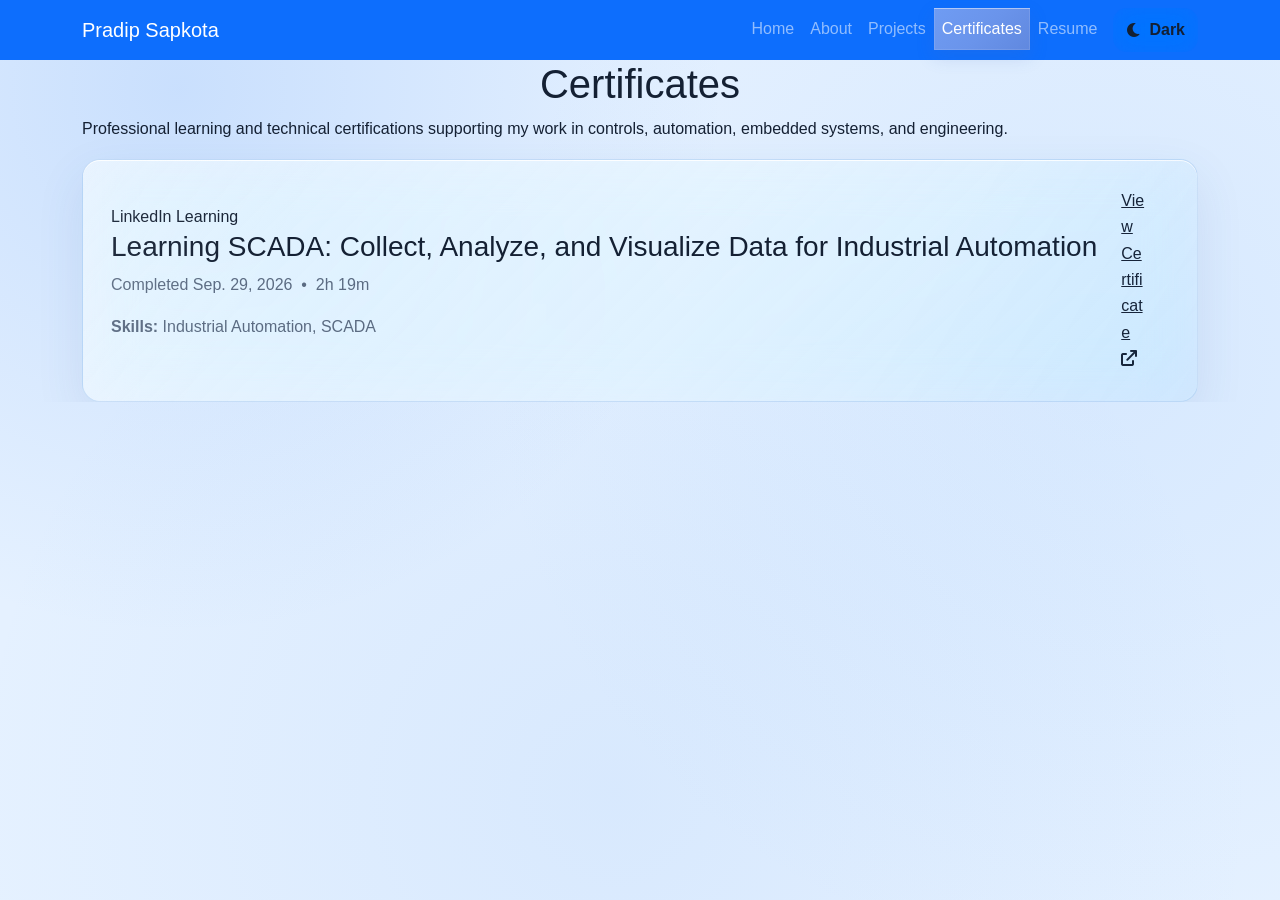
<file: certificates.html>
<!DOCTYPE html><!DOCTYPE html><html lang="en"><head><meta charset="UTF-8"><meta name="viewport" content="width=device-width, initial-scale=1.0">
  <meta name="description" content="Engineering certificates and professional learning completed by Pradip Sapkota, including SCADA and industrial automation training.">
  <meta name="author" content="Pradip Sapkota">
  <meta name="robots" content="index, follow">
  <link rel="canonical" href="https://pradipsapkota.dev/certificates.html">
  <meta property="og:type" content="website">
  <meta property="og:site_name" content="Pradip Sapkota — Computer Engineering Portfolio">
  <meta property="og:title" content="Certificates | Pradip Sapkota">
  <meta property="og:description" content="Engineering certificates and professional learning completed by Pradip Sapkota.">
  <meta property="og:url" content="https://pradipsapkota.dev/certificates.html">
  <meta property="og:image" content="https://pradipsapkota.dev/IMG_1389.jpg">
  <meta property="og:image:alt" content="Pradip Sapkota">
  <meta name="twitter:card" content="summary_large_image">
  <meta name="twitter:title" content="Certificates | Pradip Sapkota">
  <meta name="twitter:description" content="Engineering certificates and professional learning completed by Pradip Sapkota.">
  <meta name="twitter:image" content="https://pradipsapkota.dev/IMG_1389.jpg"><title>Certificates | Pradip Sapkota</title><link rel="stylesheet" href="https://cdn.jsdelivr.net/npm/bootstrap@5.3.0/dist/css/bootstrap.min.css"><link rel="stylesheet" href="https://cdnjs.cloudflare.com/ajax/libs/font-awesome/6.0.0/css/all.min.css"><link rel="stylesheet" href="styles.css"><script defer src="https://cdn.jsdelivr.net/npm/bootstrap@5.3.0/dist/js/bootstrap.bundle.min.js"></script>

  <script>
  (function () {
    const saved = localStorage.getItem('portfolio-theme');
    const preferred = window.matchMedia && window.matchMedia('(prefers-color-scheme: dark)').matches ? 'dark' : 'light';
    document.documentElement.setAttribute('data-theme', saved || preferred);
  })();
  </script>
    <link rel="icon" href="favicon.ico" sizes="any">
    <link rel="icon" type="image/png" sizes="32x32" href="favicon-32x32.png">
    <link rel="icon" type="image/png" sizes="16x16" href="favicon-16x16.png">
    <link rel="apple-touch-icon" href="apple-touch-icon.png">
</head><body>
<nav class="navbar navbar-expand-lg navbar-dark bg-primary"><div class="container"><a class="navbar-brand" href="index.html">Pradip Sapkota</a><button class="navbar-toggler" type="button" data-bs-toggle="collapse" data-bs-target="#navbarNav"><span class="navbar-toggler-icon"></span></button><div class="collapse navbar-collapse" id="navbarNav"><ul class="navbar-nav ms-auto"><li class="nav-item"><a class="nav-link" href="index.html">Home</a></li><li class="nav-item"><a class="nav-link" href="about.html">About</a></li><li class="nav-item"><a class="nav-link" href="projects.html">Projects</a></li><li class="nav-item"><a class="nav-link active" href="certificates.html">Certificates</a></li><li class="nav-item"><a class="nav-link" href="resume.html">Resume</a></li><li class="nav-item ms-lg-2 d-flex align-items-center"><button id="theme-toggle" class="theme-toggle" type="button" aria-label="Switch color theme" title="Switch color theme"><i class="fas fa-moon" aria-hidden="true"></i><span class="theme-label">Dark</span></button></li></ul></div></div></nav>
<section class="about"><div class="container"><h1 class="text-center">Certificates</h1>
<div class="about-box certificates-section"><p class="certificate-intro">Professional learning and technical certifications supporting my work in controls, automation, embedded systems, and engineering.</p><div class="certificate-grid">
<div class="certificate-card">
  <div class="certificate-content">
    <span class="certificate-provider">LinkedIn Learning</span>
    <h3>Learning SCADA: Collect, Analyze, and Visualize Data for Industrial Automation</h3>
    <p class="certificate-meta">Completed Sep. 29, 2026 &nbsp;•&nbsp; 2h 19m</p>
    <p class="certificate-skills"><strong>Skills:</strong> Industrial Automation, SCADA</p>
  </div>
  <a class="certificate-link" href="certificates/learning-scada-industrial-automation.pdf" target="_blank" rel="noopener">View Certificate <i class="fas fa-arrow-up-right-from-square" aria-hidden="true"></i></a>
</div>
</div></div>
</div></section>
<script>
(function () {
  const button = document.getElementById('theme-toggle');
  if (!button) return;
  const icon = button.querySelector('i');
  const label = button.querySelector('.theme-label');
  function render(theme) {
    const dark = theme === 'dark';
    document.documentElement.setAttribute('data-theme', theme);
    icon.className = dark ? 'fas fa-sun' : 'fas fa-moon';
    label.textContent = dark ? 'Light' : 'Dark';
    button.setAttribute('aria-label', dark ? 'Switch to light mode' : 'Switch to dark mode');
    button.setAttribute('title', dark ? 'Switch to light mode' : 'Switch to dark mode');
  }
  render(document.documentElement.getAttribute('data-theme') || 'light');
  button.addEventListener('click', function () {
    const next = document.documentElement.getAttribute('data-theme') === 'dark' ? 'light' : 'dark';
    localStorage.setItem('portfolio-theme', next);
    render(next);
  });
})();
</script>
</body></html>
</file>
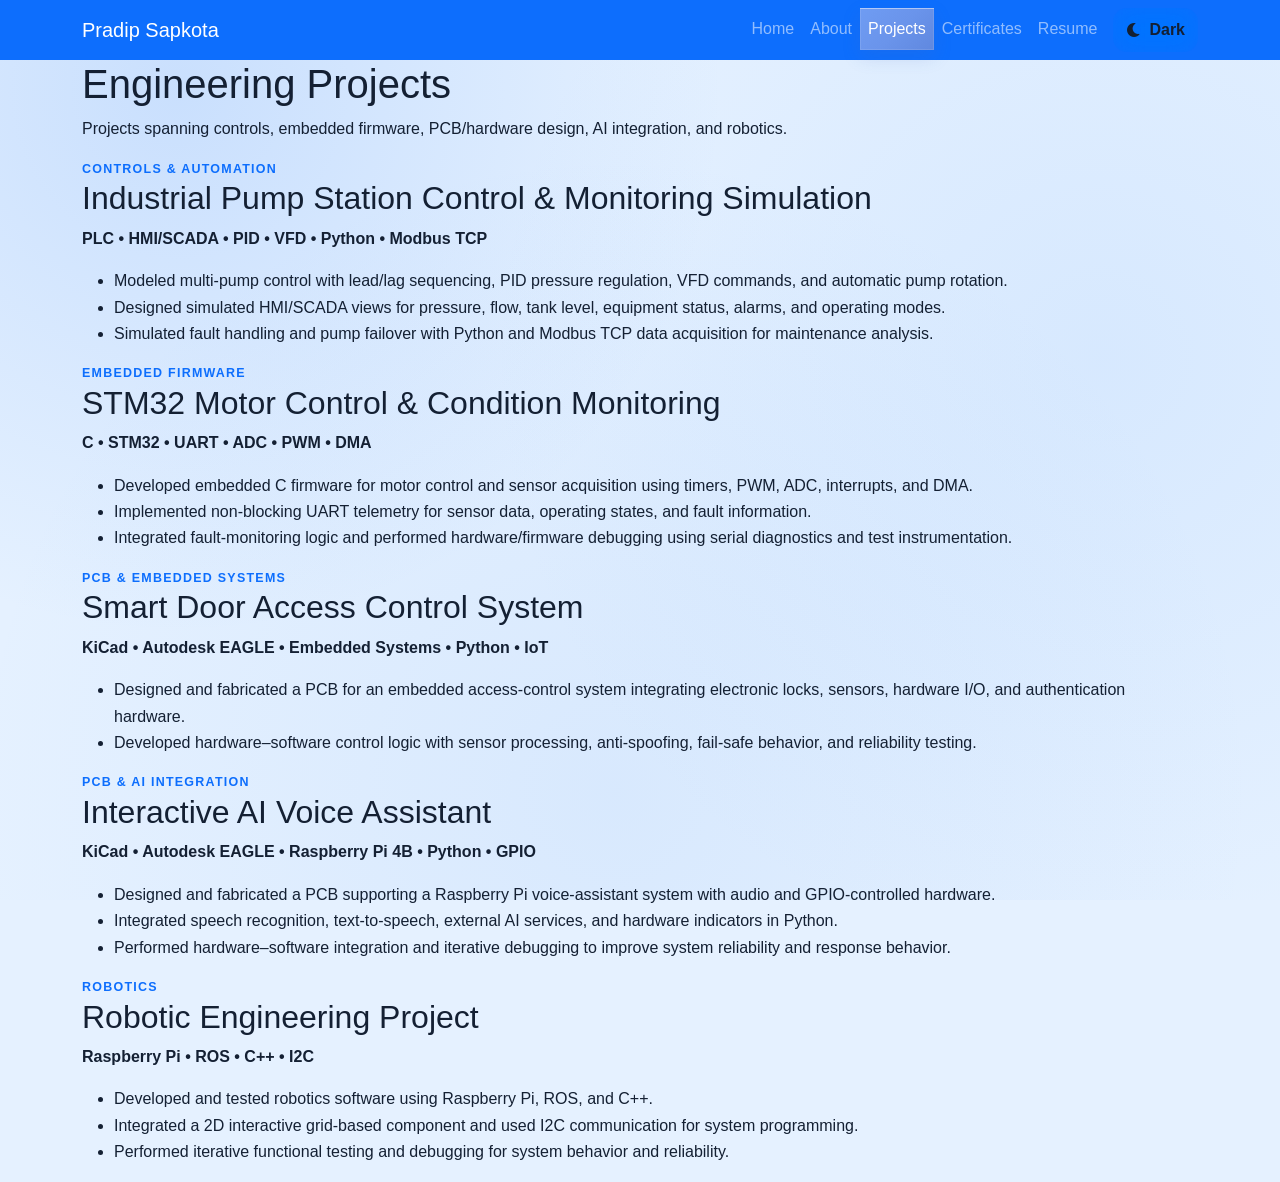
<file: project.html>
<!DOCTYPE html><html lang="en"><head><meta charset="UTF-8"><meta name="viewport" content="width=device-width, initial-scale=1.0">
  <meta name="description" content="Explore Pradip Sapkota’s engineering projects in PLC/HMI automation, STM32 firmware, PCB design, Raspberry Pi AI systems and robotics.">
  <meta name="author" content="Pradip Sapkota">
  <meta name="robots" content="index, follow">
  <link rel="canonical" href="https://pradipsapkota.dev/projects.html">
  <meta property="og:type" content="website">
  <meta property="og:site_name" content="Pradip Sapkota — Computer Engineering Portfolio">
  <meta property="og:title" content="Engineering Projects | Pradip Sapkota">
  <meta property="og:description" content="Explore Pradip Sapkota’s engineering projects in PLC/HMI automation, STM32 firmware, PCB design, Raspberry Pi AI systems and robotics.">
  <meta property="og:url" content="https://pradipsapkota.dev/projects.html">
  <meta property="og:image" content="https://pradipsapkota.dev/IMG_1389.jpg">
  <meta property="og:image:alt" content="Pradip Sapkota">
  <meta name="twitter:card" content="summary_large_image">
  <meta name="twitter:title" content="Engineering Projects | Pradip Sapkota">
  <meta name="twitter:description" content="Explore Pradip Sapkota’s engineering projects in PLC/HMI automation, STM32 firmware, PCB design, Raspberry Pi AI systems and robotics.">
  <meta name="twitter:image" content="https://pradipsapkota.dev/IMG_1389.jpg"><title>Engineering Projects | Pradip Sapkota</title><link rel="stylesheet" href="https://cdn.jsdelivr.net/npm/bootstrap@5.3.0/dist/css/bootstrap.min.css"><link rel="stylesheet" href="https://cdnjs.cloudflare.com/ajax/libs/font-awesome/6.0.0/css/all.min.css"><link rel="stylesheet" href="styles.css"><script defer src="https://cdn.jsdelivr.net/npm/bootstrap@5.3.0/dist/js/bootstrap.bundle.min.js"></script>
  <script>
  (function () {
    const saved = localStorage.getItem('portfolio-theme');
    const preferred = window.matchMedia && window.matchMedia('(prefers-color-scheme: dark)').matches ? 'dark' : 'light';
    document.documentElement.setAttribute('data-theme', saved || preferred);
  })();
  </script>
    <link rel="icon" href="favicon.ico" sizes="any">
    <link rel="icon" type="image/png" sizes="32x32" href="favicon-32x32.png">
    <link rel="icon" type="image/png" sizes="16x16" href="favicon-16x16.png">
    <link rel="apple-touch-icon" href="apple-touch-icon.png">
</head><body>
<nav class="navbar navbar-expand-lg navbar-dark bg-primary"><div class="container"><a class="navbar-brand" href="index.html">Pradip Sapkota</a><button class="navbar-toggler" type="button" data-bs-toggle="collapse" data-bs-target="#navbarNav"><span class="navbar-toggler-icon"></span></button><div class="collapse navbar-collapse" id="navbarNav"><ul class="navbar-nav ms-auto"><li class="nav-item"><a class="nav-link" href="index.html">Home</a></li><li class="nav-item"><a class="nav-link" href="about.html">About</a></li><li class="nav-item"><a class="nav-link active" href="projects.html">Projects</a></li><li class="nav-item"><a class="nav-link" href="certificates.html">Certificates</a></li><li class="nav-item"><a class="nav-link" href="resume.html">Resume</a></li><li class="nav-item ms-lg-2 d-flex align-items-center"><button id="theme-toggle" class="theme-toggle" type="button" aria-label="Switch color theme" title="Switch color theme"><i class="fas fa-moon" aria-hidden="true"></i><span class="theme-label">Dark</span></button></li></ul></div></div></nav>
<section class="projects"><div class="container"><h1>Engineering Projects</h1><p class="section-intro">Projects spanning controls, embedded firmware, PCB/hardware design, AI integration, and robotics.</p>
<div class="project"><div class="tag">Controls & Automation</div><h2>Industrial Pump Station Control & Monitoring Simulation</h2><p><strong>PLC • HMI/SCADA • PID • VFD • Python • Modbus TCP</strong></p><ul><li>Modeled multi-pump control with lead/lag sequencing, PID pressure regulation, VFD commands, and automatic pump rotation.</li><li>Designed simulated HMI/SCADA views for pressure, flow, tank level, equipment status, alarms, and operating modes.</li><li>Simulated fault handling and pump failover with Python and Modbus TCP data acquisition for maintenance analysis.</li></ul></div>
<div class="project"><div class="tag">Embedded Firmware</div><h2>STM32 Motor Control & Condition Monitoring</h2><p><strong>C • STM32 • UART • ADC • PWM • DMA</strong></p><ul><li>Developed embedded C firmware for motor control and sensor acquisition using timers, PWM, ADC, interrupts, and DMA.</li><li>Implemented non-blocking UART telemetry for sensor data, operating states, and fault information.</li><li>Integrated fault-monitoring logic and performed hardware/firmware debugging using serial diagnostics and test instrumentation.</li></ul></div>
<div class="project"><div class="tag">PCB & Embedded Systems</div><h2>Smart Door Access Control System</h2><p><strong>KiCad • Autodesk EAGLE • Embedded Systems • Python • IoT</strong></p><ul><li>Designed and fabricated a PCB for an embedded access-control system integrating electronic locks, sensors, hardware I/O, and authentication hardware.</li><li>Developed hardware–software control logic with sensor processing, anti-spoofing, fail-safe behavior, and reliability testing.</li></ul></div>
<div class="project"><div class="tag">PCB & AI Integration</div><h2>Interactive AI Voice Assistant</h2><p><strong>KiCad • Autodesk EAGLE • Raspberry Pi 4B • Python • GPIO</strong></p><ul><li>Designed and fabricated a PCB supporting a Raspberry Pi voice-assistant system with audio and GPIO-controlled hardware.</li><li>Integrated speech recognition, text-to-speech, external AI services, and hardware indicators in Python.</li><li>Performed hardware–software integration and iterative debugging to improve system reliability and response behavior.</li></ul></div>
<div class="project"><div class="tag">Robotics</div><h2>Robotic Engineering Project</h2><p><strong>Raspberry Pi • ROS • C++ • I2C</strong></p><ul><li>Developed and tested robotics software using Raspberry Pi, ROS, and C++.</li><li>Integrated a 2D interactive grid-based component and used I2C communication for system programming.</li><li>Performed iterative functional testing and debugging for system behavior and reliability.</li></ul></div>
</div></section>
<script>
(function () {
  const button = document.getElementById('theme-toggle');
  if (!button) return;
  const icon = button.querySelector('i');
  const label = button.querySelector('.theme-label');
  function render(theme) {
    const dark = theme === 'dark';
    document.documentElement.setAttribute('data-theme', theme);
    icon.className = dark ? 'fas fa-sun' : 'fas fa-moon';
    label.textContent = dark ? 'Light' : 'Dark';
    button.setAttribute('aria-label', dark ? 'Switch to light mode' : 'Switch to dark mode');
    button.setAttribute('title', dark ? 'Switch to light mode' : 'Switch to dark mode');
  }
  render(document.documentElement.getAttribute('data-theme') || 'light');
  button.addEventListener('click', function () {
    const next = document.documentElement.getAttribute('data-theme') === 'dark' ? 'light' : 'dark';
    localStorage.setItem('portfolio-theme', next);
    render(next);
  });
})();
</script>
</body></html>
</file>
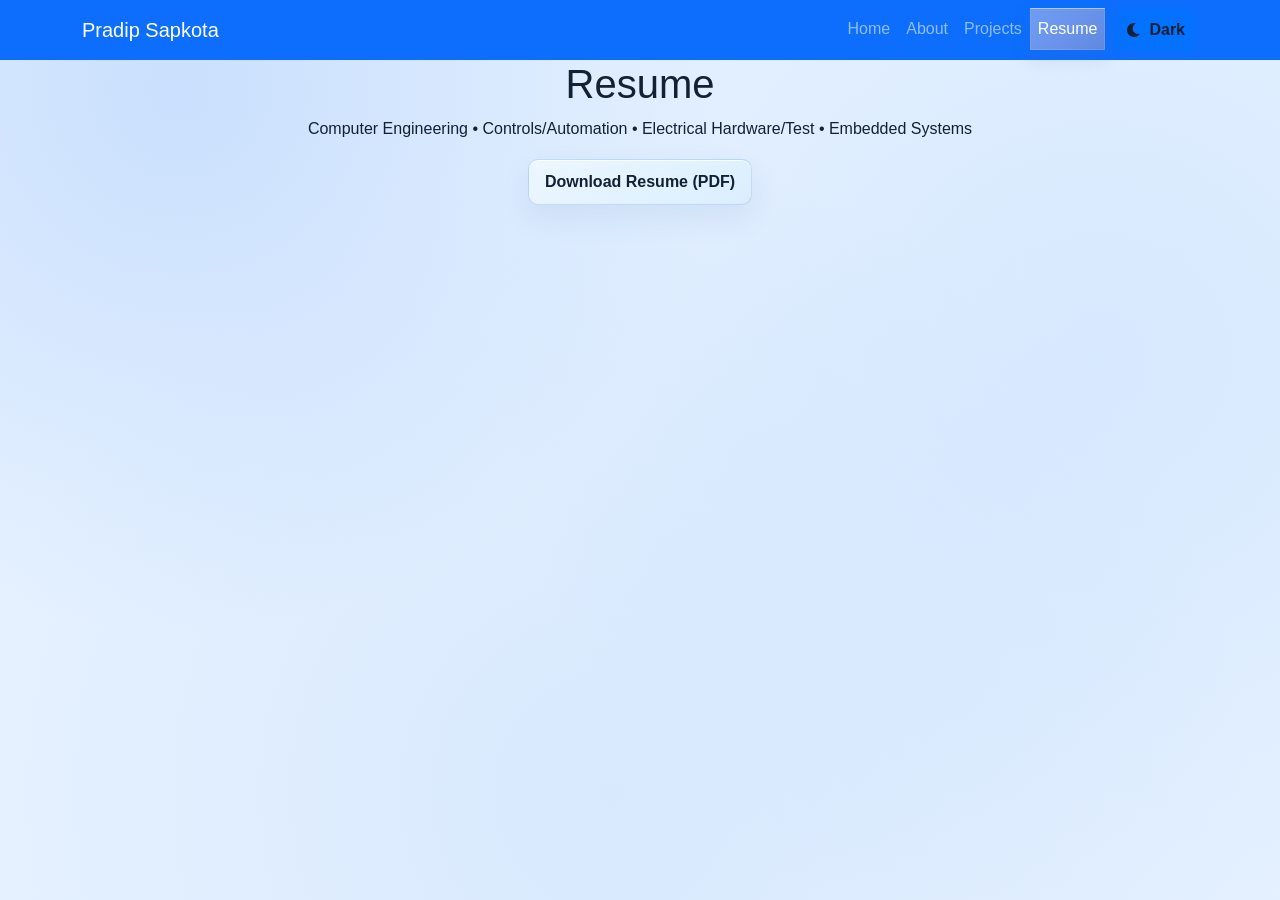
<file: resume.html>
<!DOCTYPE html><html lang="en"><head><meta charset="UTF-8"><meta name="viewport" content="width=device-width, initial-scale=1.0">
  <meta name="description" content="Resume of Pradip Sapkota, a Computer Engineering senior focused on controls and automation, electrical hardware and test, embedded systems and robotics.">
  <meta name="author" content="Pradip Sapkota">
  <meta name="robots" content="index, follow">
  <link rel="canonical" href="https://pradipsapkota.dev/resume.html">
  <meta property="og:type" content="website">
  <meta property="og:site_name" content="Pradip Sapkota — Computer Engineering Portfolio">
  <meta property="og:title" content="Resume | Pradip Sapkota — Computer Engineering">
  <meta property="og:description" content="Resume of Pradip Sapkota, a Computer Engineering senior focused on controls and automation, electrical hardware and test, embedded systems and robotics.">
  <meta property="og:url" content="https://pradipsapkota.dev/resume.html">
  <meta property="og:image" content="https://pradipsapkota.dev/IMG_1389.jpg">
  <meta property="og:image:alt" content="Pradip Sapkota">
  <meta name="twitter:card" content="summary_large_image">
  <meta name="twitter:title" content="Resume | Pradip Sapkota — Computer Engineering">
  <meta name="twitter:description" content="Resume of Pradip Sapkota, a Computer Engineering senior focused on controls and automation, electrical hardware and test, embedded systems and robotics.">
  <meta name="twitter:image" content="https://pradipsapkota.dev/IMG_1389.jpg"><title>Resume | Pradip Sapkota — Computer Engineering</title><link rel="stylesheet" href="https://cdn.jsdelivr.net/npm/bootstrap@5.3.0/dist/css/bootstrap.min.css"><link rel="stylesheet" href="https://cdnjs.cloudflare.com/ajax/libs/font-awesome/6.0.0/css/all.min.css"><link rel="stylesheet" href="styles.css"><script defer src="https://cdn.jsdelivr.net/npm/bootstrap@5.3.0/dist/js/bootstrap.bundle.min.js"></script>
  <script>
  (function () {
    const saved = localStorage.getItem('portfolio-theme');
    const preferred = window.matchMedia && window.matchMedia('(prefers-color-scheme: dark)').matches ? 'dark' : 'light';
    document.documentElement.setAttribute('data-theme', saved || preferred);
  })();
  </script>
    <link rel="icon" href="favicon.ico" sizes="any">
    <link rel="icon" type="image/png" sizes="32x32" href="favicon-32x32.png">
    <link rel="icon" type="image/png" sizes="16x16" href="favicon-16x16.png">
    <link rel="apple-touch-icon" href="apple-touch-icon.png">
</head><body>
<nav class="navbar navbar-expand-lg navbar-dark bg-primary"><div class="container"><a class="navbar-brand" href="index.html">Pradip Sapkota</a><button class="navbar-toggler" type="button" data-bs-toggle="collapse" data-bs-target="#navbarNav"><span class="navbar-toggler-icon"></span></button><div class="collapse navbar-collapse" id="navbarNav"><ul class="navbar-nav ms-auto"><li class="nav-item"><a class="nav-link" href="index.html">Home</a></li><li class="nav-item"><a class="nav-link" href="about.html">About</a></li><li class="nav-item"><a class="nav-link" href="projects.html">Projects</a></li><li class="nav-item"><a class="nav-link active" href="resume.html">Resume</a></li><li class="nav-item ms-lg-2 d-flex align-items-center"><button id="theme-toggle" class="theme-toggle" type="button" aria-label="Switch color theme" title="Switch color theme"><i class="fas fa-moon" aria-hidden="true"></i><span class="theme-label">Dark</span></button></li></ul></div></div></nav>
<section class="resume"><div class="container text-center"><h1>Resume</h1><p>Computer Engineering • Controls/Automation • Electrical Hardware/Test • Embedded Systems</p><a href="resume.pdf" download class="btn btn-primary mb-4">Download Resume (PDF)</a><iframe src="resume.pdf" title="Pradip Sapkota resume" width="100%" height="850"></iframe></div></section>
<script>
(function () {
  const button = document.getElementById('theme-toggle');
  if (!button) return;
  const icon = button.querySelector('i');
  const label = button.querySelector('.theme-label');
  function render(theme) {
    const dark = theme === 'dark';
    document.documentElement.setAttribute('data-theme', theme);
    icon.className = dark ? 'fas fa-sun' : 'fas fa-moon';
    label.textContent = dark ? 'Light' : 'Dark';
    button.setAttribute('aria-label', dark ? 'Switch to light mode' : 'Switch to dark mode');
    button.setAttribute('title', dark ? 'Switch to light mode' : 'Switch to dark mode');
  }
  render(document.documentElement.getAttribute('data-theme') || 'light');
  button.addEventListener('click', function () {
    const next = document.documentElement.getAttribute('data-theme') === 'dark' ? 'light' : 'dark';
    localStorage.setItem('portfolio-theme', next);
    render(next);
  });
})();
</script>
</body></html>
</file>
<file: v20-test2.css>
@import url('https://fonts.googleapis.com/css2?family=DM+Sans:wght@400;500;600;700;800&family=Outfit:wght@400;500;600;700;800&display=swap');
:root{color-scheme:dark;--bg:#080808;--panel:#151515;--panel2:#1d1d1d;--gold:#e9aa40;--gold2:#f6c979;--text:#f8f8f8;--muted:#a8a8a8;--border:#303030}*{box-sizing:border-box}html{scroll-behavior:smooth;scroll-padding-top:85px}body{margin:0;background:var(--bg);color:var(--text);font:15px/1.65 'DM Sans',sans-serif}a{color:inherit;text-decoration:none}button{font:inherit}img{max-width:100%}::selection{background:var(--gold);color:black}.gold-top{height:3px;background:linear-gradient(90deg,#bd7621,#f8d48d,#a76522)}.site-header{position:sticky;top:0;z-index:50;display:flex;align-items:center;justify-content:space-between;gap:20px;padding:17px max(4vw,20px);background:rgba(8,8,8,.96);border-bottom:1px solid #292929;backdrop-filter:blur(15px)}.brand{display:flex;align-items:center;gap:11px;font:600 15px/1.1 Outfit}.brand-icon{display:grid;place-items:center;width:38px;height:38px;border-radius:50%;background:var(--gold);color:#090909;font:800 14px Outfit}.brand small{display:block;color:#b8a486;font:600 8px Outfit;letter-spacing:.16em;margin-top:5px}.nav{display:flex;align-items:center;gap:clamp(10px,1.7vw,27px);font-size:11px}.nav a{color:#bdbdbd;transition:color .2s}.nav a:hover,.nav a.active{color:var(--gold2)}.nav-contact{background:var(--gold);color:#111;padding:10px 18px;border-radius:4px;font-size:11px;font-weight:800;white-space:nowrap}.nav-contact i{margin-left:9px}.menu-toggle{display:none;background:none;border:1px solid #555;color:white;padding:8px 12px;border-radius:5px}.section{position:relative;padding:95px max(6vw,24px);border-bottom:1px solid #242424;overflow:hidden}.section:nth-child(even){background:#0e0e0e}.section-head{max-width:1180px;margin:0 auto 40px;text-align:center}.section-head h2{font:700 clamp(34px,4vw,55px)/1.15 Outfit;letter-spacing:-.045em;margin:12px auto 14px;max-width:850px}.section-head>p:last-child{color:#a8a8a8}.kicker,.tag,.eyebrow{color:var(--gold);text-transform:uppercase;font-size:11px;letter-spacing:.17em;font-weight:700}.section-rule{display:block;width:45px;height:3px;background:var(--gold);margin:0 auto 18px}.hero{min-height:710px;display:grid;grid-template-columns:1fr 1fr;gap:30px;align-items:center;max-width:1450px;margin:auto;padding-top:90px;padding-bottom:60px;border:0}.hero-copy{max-width:570px}.hero .eyebrow{color:#b9b9b9}.hero .eyebrow strong{display:block;font-size:19px;letter-spacing:.04em;color:var(--gold);margin:8px 0}.hero h1{font:800 clamp(65px,7.6vw,124px)/.98 Outfit;letter-spacing:-.075em;margin:24px 0}.hero h1 span{color:var(--gold)}.hero-summary{max-width:460px;color:#b8b8b8;font-size:16px}.hero-actions{display:flex;gap:12px;flex-wrap:wrap;margin:30px 0}.btn{display:inline-flex;align-items:center;justify-content:center;gap:10px;padding:13px 19px;border:1px solid #535353;border-radius:5px;background:#222;color:white;font-weight:700;font-size:12px;transition:transform .2s,background .2s}.btn:hover{transform:translateY(-3px)}.btn.gold,.btn.primary{background:var(--gold);border-color:var(--gold);color:#141414}.btn.outline{background:transparent}.hero-stats{display:flex;gap:28px;flex-wrap:wrap;margin-top:48px}.hero-stats span{color:#9b9b9b;font-size:10px;letter-spacing:.1em}.hero-stats b{display:block;font:700 21px Outfit;color:#fff;letter-spacing:0}.hero-photo-wrap{position:relative;width:min(100%,520px);height:530px;justify-self:center;display:grid;place-items:center}.hex-outline,.hex-photo{clip-path:polygon(50% 0,94% 24%,94% 76%,50% 100%,6% 76%,6% 24%);position:absolute}.hex-outline{inset:0;background:linear-gradient(145deg,#e7a23d,#61421e,#f7d48a);filter:drop-shadow(0 12px 30px #000)}.hex-photo{inset:3px;background:#262626;overflow:hidden}.hex-photo img{width:100%;height:100%;object-fit:cover;object-position:center 35%;filter:grayscale(1) contrast(1.07)}.photo-label{position:absolute;bottom:-15px;left:50%;transform:translateX(-50%);white-space:nowrap;background:#121212;border:1px solid #5c472a;padding:9px 15px;font-size:10px;letter-spacing:.12em}.photo-label b{color:var(--gold);margin:0 8px}.hero-rail{position:absolute;bottom:15px;left:max(6vw,24px);right:max(6vw,24px);display:flex;justify-content:space-between;color:#8f8f8f;font-size:10px;letter-spacing:.16em}.two-col,.skill-grid,.course-domains,.timeline,.project-grid,.certificate-card,.contact-box{max-width:1180px;margin-left:auto;margin-right:auto}.two-col{display:grid;grid-template-columns:1fr 1fr;gap:18px}.card,.timeline-card{background:var(--panel);border:1px solid var(--border);border-radius:8px;padding:30px}.card h3{font:700 25px Outfit;margin:8px 0 14px}.card p{color:#b2b2b2}.card i{color:var(--gold);font-size:23px}.skill-grid{display:grid;grid-template-columns:repeat(3,1fr);gap:14px}.skill-grid .card{min-height:205px}.skill-grid .card p{font-size:13px}.skill-grid .card:hover,.project-card:hover{border-color:#a77c37}.project-grid{display:grid;grid-template-columns:repeat(3,minmax(0,1fr));gap:22px}.project-card{background:#111;border:1px solid #282828;border-radius:6px;overflow:hidden;min-width:0;cursor:pointer;transition:transform .2s,border-color .2s}.project-card:hover{transform:translateY(-5px)}.project-preview{height:220px;background:#1a1a1a;overflow:hidden}.project-preview img{width:100%;height:100%;object-fit:cover;transition:transform .3s}.project-card:hover .project-preview img{transform:scale(1.04)}.project-card>.project-icon{display:none}.project-card>.tag,.project-card>h3,.project-card>.badges,.project-card>ul,.project-card>.project-expand-chevron,.project-card>.project-repo-panel{margin-left:20px;margin-right:20px}.project-card>.tag{margin-top:19px;font-size:10px}.project-card>h3{font:700 21px/1.2 Outfit;min-height:50px;margin-top:6px;margin-bottom:15px}.badges{display:flex;flex-wrap:wrap;gap:6px;margin-bottom:16px}.badges span{font-size:9px;padding:3px 8px;border:1px solid #514028;border-radius:3px;color:#f2c57b}.project-card>ul{padding-left:20px;color:#b2b2b2;font-size:12px}.project-card li{margin-bottom:8px}.project-card .project-expand-chevron{display:block;color:var(--gold);margin-bottom:14px;transition:transform .25s}.project-card.is-expanded .project-expand-chevron{transform:rotate(180deg)}.project-repo-panel,.course-domain-panel{height:0;opacity:0;overflow:hidden;transition:height .42s ease,opacity .25s ease}.project-repo-inner{padding:0 0 20px}.project-github-btn{display:flex;justify-content:center;align-items:center;gap:10px;padding:12px 10px;background:var(--gold);color:#161616;border-radius:4px;font-size:12px;font-weight:700}.timeline{display:grid;gap:14px}.timeline-item .dot{display:none}.timeline-card{border-left:3px solid var(--gold)}.job-head{display:flex;justify-content:space-between;gap:20px}.job-head h3{font:700 24px Outfit;margin:0}.job-head .company{color:var(--gold)}.job-head>span{color:#a6a6a6;white-space:nowrap;font-size:12px}.timeline-card ul{color:#b7b7b7;padding-left:20px}.timeline-card li{margin:6px 0}.course-domains{display:grid;gap:12px}.course-domain{border:1px solid #383838;background:#171717;border-radius:7px}.course-domain-summary{width:100%;padding:23px 26px;display:flex;align-items:center;justify-content:space-between;background:none;border:0;color:white;text-align:left;cursor:pointer}.course-domain-summary b{display:block;font:700 23px Outfit}.course-domain-summary small{color:#a6a6a6}.course-domain-summary i{color:var(--gold);transition:transform .3s}.course-domain.is-open .course-domain-summary i{transform:rotate(180deg)}.course-domain-inner{padding:0 24px 24px}.course-grid{display:grid;grid-template-columns:repeat(auto-fit,minmax(190px,1fr));gap:10px}.course-item{padding:14px;border:1px solid #444;background:#212121;border-radius:5px}.course-item strong{display:block;color:var(--gold)}.course-item span{color:#bbb;font-size:12px}.certificate-card{display:grid;grid-template-columns:55px 1fr auto;gap:22px;align-items:center;padding:26px;background:#181818;border:1px solid #333;border-radius:7px;margin-bottom:14px}.cert-icon{display:grid;place-items:center;width:55px;height:55px;background:#33281b;color:var(--gold);border-radius:7px;font-size:25px}.certificate-card h3{font:700 22px Outfit;margin:5px 0}.certificate-card p{color:#aaa;font-size:12px}.contact-box{background:#141414;border:1px solid #4a3820;text-align:center;padding:65px 25px;border-radius:8px}.contact-box h2{font:700 clamp(38px,5vw,64px) Outfit;margin:10px 0}.contact-box>p:not(.kicker){color:#b8b8b8}.contact-box .hero-actions{justify-content:center}.footer{display:flex;align-items:center;justify-content:space-between;gap:20px;padding:28px max(6vw,24px);font-size:11px;color:#999}.footer b{color:var(--gold)}
@media(max-width:1050px){.nav{gap:11px;font-size:10px}.hero h1{font-size:clamp(60px,7.5vw,90px)}.project-grid{grid-template-columns:repeat(2,minmax(0,1fr))}}@media(max-width:830px){.nav{display:none;position:absolute;top:100%;left:0;right:0;padding:22px;background:#151515;flex-direction:column;align-items:stretch}.nav.open{display:flex}.menu-toggle{display:block}.nav-contact{margin-left:auto}.hero{min-height:0}.hero-photo-wrap{height:390px}.section{padding:75px 24px}}@media(max-width:620px){.hero{grid-template-columns:1fr;padding-top:55px}.hero h1{font-size:clamp(65px,14vw,92px)}.hero-photo-wrap{height:390px;width:min(100%,380px);margin-bottom:45px}.hero-rail{bottom:8px}.two-col,.skill-grid,.project-grid{grid-template-columns:1fr}.job-head{display:block}.job-head>span{display:block;margin:10px 0}.certificate-card{grid-template-columns:55px 1fr}.certificate-card .btn{grid-column:1/-1}.footer{flex-wrap:wrap}.nav-contact{display:none}}@media(prefers-reduced-motion:reduce){html{scroll-behavior:auto}*,*:before,*:after{transition-duration:.01ms!important;animation-duration:.01ms!important}}


/* ========================================================
   V20 TEST 3 — SMOKED GOLD / LIQUID GLASS REFINEMENT
   Transparent panels over a subtle, fixed amber atmosphere.
   ======================================================== */
:root{--panel:rgba(35,30,26,.56);--panel2:rgba(44,35,27,.50);--border:rgba(238,191,119,.23)}
body{
  background-color:#0b0b0d;
  background-image:
    radial-gradient(ellipse 50% 32% at 10% 12%,rgba(161,102,36,.16),transparent 75%),
    radial-gradient(ellipse 48% 36% at 87% 42%,rgba(137,86,42,.14),transparent 75%),
    radial-gradient(ellipse 52% 42% at 27% 85%,rgba(103,82,67,.12),transparent 80%),
    linear-gradient(145deg,#0d0e12,#11100f 55%,#0b0b0e);
  background-attachment:fixed;
}
.site-header{
  background:rgba(17,16,18,.70);
  border-bottom:1px solid rgba(241,199,134,.18);
  backdrop-filter:blur(26px) saturate(150%);
  -webkit-backdrop-filter:blur(26px) saturate(150%);
  box-shadow:0 12px 35px rgba(0,0,0,.10),inset 0 1px 0 rgba(255,255,255,.045);
}
.section:nth-child(even){background:rgba(32,26,24,.18)}
.section:nth-child(odd){background:rgba(10,10,13,.10)}
.section{border-bottom:1px solid rgba(228,188,132,.12)}
.hero{background:transparent}
.hero-photo-wrap:before{
  content:"";position:absolute;inset:10% 0;
  border-radius:50%;background:radial-gradient(ellipse,rgba(214,155,79,.15),transparent 67%);
  filter:blur(30px);pointer-events:none;
}
.hex-photo{background:rgba(39,32,26,.58)}
.photo-label{
  background:rgba(34,27,23,.62);border-color:rgba(239,190,113,.34);
  backdrop-filter:blur(20px) saturate(145%);-webkit-backdrop-filter:blur(20px) saturate(145%);
}
.card,.timeline-card,.course-domain,.certificate-card,.contact-box,.project-card{
  background:linear-gradient(140deg,rgba(58,47,39,.45),rgba(20,20,24,.54) 58%,rgba(42,32,27,.39)) !important;
  border:1px solid rgba(234,190,124,.23) !important;
  backdrop-filter:blur(24px) saturate(138%);
  -webkit-backdrop-filter:blur(24px) saturate(138%);
  box-shadow:0 16px 38px rgba(0,0,0,.13),inset 0 1px 0 rgba(255,242,213,.10),inset 1px 0 0 rgba(255,255,255,.025);
}
.timeline-card{border-left:3px solid rgba(233,170,64,.75) !important}
.card:hover,.timeline-card:hover,.project-card:hover,.course-domain:hover,.certificate-card:hover{
  border-color:rgba(255,204,123,.46) !important;
  box-shadow:0 20px 44px rgba(0,0,0,.17),inset 0 1px 0 rgba(255,241,215,.15),0 0 28px rgba(207,145,65,.055);
}
.project-card{overflow:hidden}
.project-preview{background:rgba(22,20,19,.35);border-bottom:1px solid rgba(238,190,117,.14)}
.course-item{
  background:linear-gradient(135deg,rgba(74,57,40,.35),rgba(29,28,30,.42));
  border-color:rgba(241,192,123,.20);
  backdrop-filter:blur(12px);-webkit-backdrop-filter:blur(12px);
}
.cert-icon{background:rgba(145,100,45,.20);border:1px solid rgba(233,170,64,.28)}
.btn:not(.gold):not(.primary),.menu-toggle{
  background:rgba(65,54,47,.30);
  border-color:rgba(232,188,129,.28);
  backdrop-filter:blur(16px);-webkit-backdrop-filter:blur(16px);
  box-shadow:inset 0 1px 0 rgba(255,255,255,.08);
}
.btn.gold,.btn.primary,.nav-contact,.project-github-btn{
  background:linear-gradient(125deg,#e1a345,#f4c778 54%,#d99b3d);
  box-shadow:inset 0 1px 0 rgba(255,249,228,.42),0 8px 24px rgba(185,121,38,.16);
}
.badges span{background:rgba(201,146,68,.09);border-color:rgba(228,173,93,.27)}
@media(max-width:830px){.nav{background:rgba(23,20,20,.94);backdrop-filter:blur(22px)}}
@media(prefers-reduced-transparency:reduce){
 .card,.timeline-card,.course-domain,.certificate-card,.contact-box,.project-card{background:#24201e !important}
 .site-header{background:#141316}
}

/* V20 TEST 4 — REFERENCE-LED FULL ADOPTION: GOLD LIQUID GLASS */
:root{--gold:#f2ba5e;--soft-gold:#ffe0a5;--line:rgba(247,199,127,.22)}
body{background:#0e1013!important;background-image:radial-gradient(ellipse at 79% 13%,rgba(234,176,69,.13),transparent 34%),radial-gradient(ellipse at 12% 52%,rgba(195,121,56,.10),transparent 39%),radial-gradient(ellipse at 77% 81%,rgba(240,187,96,.08),transparent 39%),linear-gradient(130deg,#111316,#0c0e11 70%,#17120f)!important;background-attachment:fixed!important}
.site-header{padding-top:19px;padding-bottom:19px;background:rgba(16,17,20,.55)!important;border-color:rgba(255,214,153,.16)!important}
.brand-icon{background:linear-gradient(140deg,#d39a43,#ffe3a0)!important;color:#17130e!important}
.nav-contact{border-radius:100px!important}
.hero{min-height:730px;max-width:1380px;margin:auto;display:grid;grid-template-columns:1.06fr .94fr;gap:35px;align-items:center;padding-top:75px!important;padding-bottom:65px!important;background:transparent!important}
.hero-copy{max-width:620px}.hero-copy h1{font-size:clamp(64px,7.2vw,118px)!important;line-height:1.03!important;letter-spacing:-.065em!important;margin:20px 0!important}.hero-copy h1 span{color:#f0b54e!important;background:linear-gradient(95deg,#fff0c6,#efb957 58%,#d68c38);background-clip:text;-webkit-background-clip:text;-webkit-text-fill-color:transparent}
.hero-summary{font-size:17px!important;max-width:510px!important;line-height:1.8!important}.eyebrow{font-size:13px!important;letter-spacing:.14em!important}.hero-photo-wrap{position:relative!important;min-height:580px!important;display:flex!important;justify-content:center!important;align-items:end!important;background:radial-gradient(circle at 50% 49%,rgba(233,174,78,.18),transparent 58%)!important}.hex-outline{position:absolute!important;top:15%!important;left:13%!important;width:74%!important;height:68%!important;clip-path:polygon(50% 0,96% 25%,96% 75%,50% 100%,4% 75%,4% 25%)!important;background:linear-gradient(150deg,#ffe4aa,#a76b24,#f4c877)!important;opacity:.88!important}.hex-outline:after{content:'';position:absolute;inset:2px;background:rgba(18,18,20,.88);clip-path:inherit}.hex-photo{position:relative!important;z-index:2!important;clip-path:none!important;border:none!important;overflow:visible!important;background:transparent!important;width:min(100%,500px)!important;height:570px!important;display:flex!important;align-items:end!important;justify-content:center!important}.hex-photo img{width:auto!important;max-width:100%!important;height:100%!important;object-fit:contain!important;object-position:bottom center!important;border-radius:0!important;filter:drop-shadow(0 14px 26px rgba(0,0,0,.32))!important}.photo-label{z-index:3!important;bottom:10px!important;border-radius:100px!important;background:rgba(39,33,26,.52)!important;backdrop-filter:blur(20px)!important}.hero-rail{grid-column:1/-1!important;display:flex!important;justify-content:space-between!important;border-top:1px solid var(--line)!important;padding-top:18px!important}
.section{padding-top:100px!important;padding-bottom:100px!important;background:transparent!important;border-bottom:1px solid rgba(244,190,109,.10)!important}.section.alt{background:linear-gradient(130deg,rgba(111,75,39,.085),rgba(12,13,16,.07))!important}.section-head{text-align:center!important;margin-bottom:56px!important}.section-head h2{font-size:clamp(38px,4.5vw,62px)!important;letter-spacing:-.055em!important;line-height:1.1!important}.section-head p{max-width:700px;margin-left:auto;margin-right:auto}.section-rule{margin-left:auto!important;margin-right:auto!important}
.about-editorial{display:grid;grid-template-columns:.8fr 1.2fr;gap:clamp(30px,5vw,90px);align-items:center;max-width:1180px;margin:auto}.about-figure{min-height:530px;position:relative;display:flex;align-items:end;justify-content:center;background:radial-gradient(ellipse at 50% 60%,rgba(215,151,62,.18),transparent 66%)}.about-hex{position:absolute;inset:13% 7% 8%;background:linear-gradient(145deg,#f8d38d,#805c2d,#e5ae55);clip-path:polygon(50% 0,96% 25%,96% 75%,50% 100%,4% 75%,4% 25%)}.about-hex:after{content:'';position:absolute;inset:2px;background:rgba(19,20,22,.92);clip-path:inherit}.about-figure img{position:relative;z-index:2;max-width:100%;height:520px;object-fit:contain;object-position:bottom;filter:drop-shadow(0 16px 26px rgba(0,0,0,.3))}.figure-stamp{position:absolute;z-index:3;bottom:5px;letter-spacing:.2em;font-size:10px;color:#f7d7a1;background:rgba(27,24,22,.65);border:1px solid var(--line);border-radius:100px;padding:9px 17px;backdrop-filter:blur(18px)}.about-editorial .two-col{display:grid;grid-template-columns:1fr;gap:15px}
.card,.timeline-card,.course-domain,.certificate-card,.contact-box,.project-card{background:linear-gradient(145deg,rgba(74,60,45,.28),rgba(28,29,32,.38) 56%,rgba(69,49,33,.22))!important;border:1px solid rgba(248,204,137,.22)!important;border-radius:18px!important;backdrop-filter:blur(30px) saturate(145%)!important;-webkit-backdrop-filter:blur(30px) saturate(145%)!important;box-shadow:inset 0 1px 0 rgba(255,245,219,.13),0 18px 48px rgba(0,0,0,.13)!important}
.card:hover,.project-card:hover,.course-domain:hover{border-color:rgba(249,204,134,.48)!important;box-shadow:inset 0 1px 0 rgba(255,245,219,.17),0 22px 50px rgba(0,0,0,.22),0 0 45px rgba(214,148,57,.055)!important}
.skill-grid{grid-template-columns:repeat(3,minmax(0,1fr))!important;gap:17px!important}.skill-grid .card{min-height:210px!important}.skill-grid .card i{font-size:26px;color:#f4bc67}.skill-grid .card h3{font-size:21px!important}
.project-grid{grid-template-columns:repeat(3,minmax(0,1fr))!important;gap:20px!important;align-items:start!important}.project-column{display:contents!important}.project-card{padding:0 0 22px!important;overflow:hidden!important;transform:none!important}.project-preview{margin:0!important;border-radius:0!important;background:rgba(15,15,16,.38)!important}.project-preview img{width:100%;aspect-ratio:1.55;object-fit:cover;display:block}.project-card .project-icon,.project-card .tag,.project-card h3,.project-card .badges,.project-card ul,.project-card .project-repo-panel{margin-left:23px!important;margin-right:23px!important}.project-card .project-icon{margin-top:19px!important}.project-card h3{font-size:clamp(20px,2vw,27px)!important}.project-card .project-expand-chevron{top:22px!important;right:22px!important}.project-card ul{font-size:12px!important}.project-card .project-repo-panel{margin-bottom:0!important}.project-github-btn{margin-top:12px!important}
.contact-box{max-width:1100px!important;text-align:center!important}.contact-box .hero-actions{justify-content:center!important}.contact-box h2{font-size:clamp(40px,5vw,68px)!important}.contact-box>p{margin-left:auto;margin-right:auto}
@media(max-width:1000px){.hero{grid-template-columns:1fr 1fr!important;gap:5px!important}.hero-photo-wrap{min-height:490px!important}.hex-photo{height:480px!important}.about-editorial{grid-template-columns:1fr 1fr}.project-grid{grid-template-columns:repeat(2,minmax(0,1fr))!important}.skill-grid{grid-template-columns:repeat(2,minmax(0,1fr))!important}}
@media(max-width:680px){.hero{grid-template-columns:1fr!important;padding-top:50px!important}.hero-copy h1{font-size:clamp(56px,12vw,82px)!important}.hero-photo-wrap{min-height:410px!important}.hex-photo{height:420px!important}.hero-rail{grid-column:1!important}.about-editorial{grid-template-columns:1fr!important}.about-figure{min-height:430px}.about-figure img{height:420px}.project-grid,.skill-grid{grid-template-columns:1fr!important}.section{padding-top:70px!important;padding-bottom:70px!important}}
</file>
<file: styles.css>
*{box-sizing:border-box}html{scroll-behavior:smooth;scroll-padding-top:78px}
:root{--bg:#f3f7fc;--surface:#fff;--surface2:#eaf2fd;--text:#142033;--muted:#5b6b82;--line:#cfdded;--accent:#0d6efd;--accent2:#174a83;--shadow:0 14px 38px rgba(25,55,95,.10)}
html[data-theme="dark"]{--bg:#09111f;--surface:#101b2d;--surface2:#162642;--text:#f3f7ff;--muted:#b7c6dc;--line:#2d4262;--accent:#4c9aff;--accent2:#82b9ff;--shadow:0 16px 40px rgba(0,0,0,.28)}
body{margin:0;background:var(--bg);color:var(--text);font-family:Inter,Segoe UI,Arial,sans-serif;line-height:1.65;transition:.25s}
a{color:inherit}.topnav{position:fixed;inset:0 0 auto;z-index:1000;background:color-mix(in srgb,var(--surface) 92%,transparent);border-bottom:1px solid var(--line);backdrop-filter:blur(14px)}
.nav-inner{max-width:1240px;margin:auto;height:72px;padding:0 24px;display:flex;align-items:center;justify-content:space-between}.brand{display:flex;align-items:center;gap:10px;text-decoration:none;font-weight:800}.brand-mark{display:grid;place-items:center;width:36px;height:36px;border-radius:10px;background:var(--accent);color:white}.nav-links{display:flex;align-items:center;gap:20px}.nav-links a{text-decoration:none;font-weight:650;font-size:.94rem}.nav-links a:hover{color:var(--accent)}.resume-link{border:1px solid var(--line);padding:7px 12px;border-radius:9px}.theme-toggle,.menu-toggle{border:1px solid var(--line);background:var(--surface2);color:var(--text);border-radius:999px;padding:8px 12px;font-weight:700}.theme-toggle{display:flex;gap:7px;align-items:center}.menu-toggle{display:none}
.section{max-width:1240px;margin:auto;padding:104px 28px}.section.alt{max-width:none;padding-left:max(28px,calc((100% - 1184px)/2));padding-right:max(28px,calc((100% - 1184px)/2));background:color-mix(in srgb,var(--surface2) 42%,var(--bg))}
.hero{min-height:100vh;display:grid;align-items:center;padding-top:110px}.hero-grid{display:grid;grid-template-columns:1.12fr .88fr;gap:70px;align-items:center}.kicker{color:var(--accent);font-weight:850;letter-spacing:.14em;font-size:.83rem;margin:0 0 8px}.hero h1{font-size:clamp(3.4rem,7vw,6.7rem);line-height:.92;margin:0 0 22px;letter-spacing:-.055em}.hero h1 span{color:var(--accent)}.role-strip{display:inline-block;background:var(--text);color:var(--bg);padding:8px 13px;font-weight:750;margin-bottom:22px}.role-strip b{color:var(--accent)}.hero-text{max-width:720px;font-size:1.12rem;color:var(--muted)}.hero-actions{display:flex;flex-wrap:wrap;gap:11px;margin-top:26px}.btn{display:inline-flex;align-items:center;gap:8px;padding:10px 16px;border:1px solid var(--line);border-radius:10px;text-decoration:none;font-weight:750;background:var(--surface);color:var(--text)}.btn:hover{transform:translateY(-2px);box-shadow:var(--shadow)}.btn.primary{background:var(--accent);border-color:var(--accent);color:white}.quick-facts{display:flex;gap:10px;flex-wrap:wrap;margin-top:22px}.quick-facts span,.badges span{background:var(--surface2);border:1px solid var(--line);border-radius:999px;padding:5px 10px;font-size:.84rem;font-weight:700;color:var(--accent2)}
.hero-visual{position:relative;min-height:520px;display:grid;place-items:center}.portrait-frame{width:min(390px,78vw);aspect-ratio:1;border-radius:38% 62% 58% 42%/46% 40% 60% 54%;overflow:hidden;border:4px solid var(--surface);box-shadow:var(--shadow);position:relative;z-index:2}.portrait-frame img{width:100%;height:100%;object-fit:cover}.hero-visual:before,.hero-visual:after{content:"";position:absolute;border:2px solid var(--accent);width:330px;height:330px;transform:rotate(45deg);opacity:.4}.hero-visual:after{width:410px;height:410px;border-color:var(--line)}.floating-chip{position:absolute;z-index:3;background:var(--surface);border:1px solid var(--line);box-shadow:var(--shadow);padding:8px 12px;border-radius:9px;font-weight:800;color:var(--accent)}.chip-1{top:13%;left:6%}.chip-2{right:0;top:27%}.chip-3{left:2%;bottom:22%}.chip-4{right:8%;bottom:10%}
.section-head{max-width:760px;margin-bottom:34px}.section-head h2,.contact-box h2{font-size:clamp(2rem,4vw,3.3rem);line-height:1.08;margin:0 0 10px;letter-spacing:-.035em}.section-head p:last-child{color:var(--muted)}.two-col{display:grid;grid-template-columns:1.2fr .8fr;gap:22px}.card,.timeline-card,.project-card,.certificate-card,.contact-box{background:var(--surface);border:1px solid var(--line);border-radius:18px;box-shadow:var(--shadow)}.card{padding:28px}.card h3,.project-card h3,.certificate-card h3{margin-top:0}.card>i{font-size:1.5rem;color:var(--accent);margin-bottom:12px}.skill-grid{display:grid;grid-template-columns:repeat(3,1fr);gap:18px}.skill-grid .card p{color:var(--muted);margin-bottom:0}
.timeline{position:relative;margin-left:12px}.timeline:before{content:"";position:absolute;left:7px;top:0;bottom:0;width:2px;background:var(--line)}.timeline-item{position:relative;padding-left:42px;margin-bottom:22px}.dot{position:absolute;left:0;top:26px;width:16px;height:16px;border-radius:50%;background:var(--accent);box-shadow:0 0 0 5px var(--bg)}.timeline-card{padding:25px 28px}.job-head{display:flex;justify-content:space-between;gap:24px;align-items:flex-start}.job-head h3{margin:0}.job-head>span{color:var(--accent);font-weight:800;white-space:nowrap}.company{color:var(--muted);font-weight:700;margin:3px 0}.timeline-card ul,.project-card ul{padding-left:20px;margin-bottom:0}
.project-grid{display:grid;grid-template-columns:repeat(2,1fr);gap:22px}.project-card{padding:28px;position:relative;overflow:hidden}.project-card:last-child{grid-column:1/-1}.project-icon{width:48px;height:48px;border-radius:12px;background:var(--surface2);display:grid;place-items:center;color:var(--accent);font-size:1.35rem;margin-bottom:18px}.tag{color:var(--accent);font-size:.78rem;font-weight:850;letter-spacing:.1em;text-transform:uppercase}.badges{display:flex;flex-wrap:wrap;gap:7px;margin:15px 0}.project-card li{color:var(--muted)}
.certificate-card{display:grid;grid-template-columns:auto 1fr auto;gap:24px;align-items:center;padding:28px}.cert-icon{width:64px;height:64px;border-radius:15px;background:#0a66c2;color:#fff;display:grid;place-items:center;font-size:2rem}.certificate-card p{color:var(--muted)}.contact{text-align:center}.contact-box{padding:55px;max-width:900px;margin:auto}.centered{justify-content:center}footer{text-align:center;color:var(--muted);padding:30px}
.reveal{opacity:0;transform:translateY(22px);transition:opacity .65s ease,transform .65s ease}.reveal.visible{opacity:1;transform:none}
@media(max-width:900px){.menu-toggle{display:block}.nav-links{display:none;position:absolute;top:72px;left:0;right:0;background:var(--surface);border-bottom:1px solid var(--line);padding:18px 24px;flex-direction:column;align-items:stretch}.nav-links.open{display:flex}.hero-grid,.two-col{grid-template-columns:1fr}.hero-visual{min-height:430px}.skill-grid,.project-grid{grid-template-columns:1fr}.project-card:last-child{grid-column:auto}.job-head{flex-direction:column;gap:2px}.certificate-card{grid-template-columns:1fr}.section{padding:88px 20px}.section.alt{padding-left:20px;padding-right:20px}.hero h1{font-size:4rem}}
@media(max-width:520px){.brand span:last-child{display:none}.hero h1{font-size:3.3rem}.hero-visual{min-height:360px}.portrait-frame{width:280px}.floating-chip{font-size:.76rem}.contact-box{padding:32px 20px}}


/* Active section indicator */
.nav-links a[href^="#"] {
  position: relative;
  transition: color .2s ease, background-color .2s ease, border-color .2s ease, transform .2s ease;
}
.nav-links a[href^="#"].active {
  background: var(--accent);
  color: #fff !important;
  border-color: var(--accent);
  border-radius: 10px;
  padding: 7px 11px;
  box-shadow: 0 6px 18px color-mix(in srgb, var(--accent) 28%, transparent);
}
.nav-links a[href^="#"].active:hover {
  color: #fff !important;
}


/* Coursework — compact two-column cards */
#coursework .section-head{
  margin-bottom:28px;
}

#coursework .course-grid{
  display:grid !important;
  grid-template-columns:repeat(2,minmax(0,1fr)) !important;
  gap:14px !important;
}

#coursework .course-item{
  display:grid !important;
  grid-template-columns:110px minmax(0,1fr) !important;
  align-items:center !important;
  gap:16px !important;
  min-height:72px !important;
  padding:16px 20px !important;
  background:linear-gradient(
    135deg,
    var(--surface) 0%,
    color-mix(in srgb,var(--surface2) 58%,var(--surface)) 100%
  ) !important;
  border:1px solid var(--line) !important;
  border-radius:16px !important;
  box-shadow:0 8px 22px rgba(25,55,95,.07) !important;
  overflow:hidden;
  position:relative;
  transition:transform .2s ease,border-color .2s ease,box-shadow .2s ease;
}

#coursework .course-item::before{
  content:"";
  position:absolute;
  inset:0 auto 0 0;
  width:4px;
  background:var(--accent);
}

#coursework .course-item:hover{
  transform:translateY(-3px);
  border-color:color-mix(in srgb,var(--accent) 55%,var(--line));
  box-shadow:0 12px 28px rgba(25,55,95,.12) !important;
}

#coursework .course-item strong{
  color:var(--accent) !important;
  white-space:nowrap;
  font-size:1rem !important;
  font-weight:850;
  letter-spacing:.01em;
}

#coursework .course-item span{
  color:var(--text) !important;
  font-size:.98rem;
  line-height:1.35;
}

html[data-theme="dark"] #coursework .course-item{
  background:linear-gradient(
    135deg,
    var(--surface) 0%,
    color-mix(in srgb,var(--surface2) 72%,var(--surface)) 100%
  ) !important;
  border-color:var(--line) !important;
  box-shadow:0 10px 26px rgba(0,0,0,.18) !important;
}

@media(max-width:900px){
  #coursework .course-grid{
    grid-template-columns:1fr !important;
  }
}

@media(max-width:520px){
  #coursework .course-item{
    grid-template-columns:1fr !important;
    gap:3px !important;
    padding:14px 17px !important;
  }
}


/* V15.4 — mobile width / overflow hardening */
html, body {
  width:100%;
  max-width:100%;
  overflow-x:hidden;
}

body {
  min-width:0;
}

main, section, .section, .nav-inner,
.hero-grid, .hero-copy, .hero-visual,
.two-col, .skill-grid, .course-grid,
.timeline, .timeline-item, .timeline-card,
.project-grid, .project-card,
.certificate-card, .contact-box {
  min-width:0;
  max-width:100%;
}

img, svg, video, iframe {
  max-width:100%;
  height:auto;
}

p, li, h1, h2, h3, span, a {
  overflow-wrap:anywhere;
}

@media(max-width:900px){
  .nav-inner{
    width:100%;
    padding-left:16px;
    padding-right:16px;
  }

  .nav-links{
    width:100%;
    max-height:calc(100vh - 72px);
    overflow-y:auto;
    overflow-x:hidden;
  }

  .section,
  .section.alt{
    width:100%;
    max-width:100%;
    padding-left:18px;
    padding-right:18px;
  }

  .hero{
    min-height:auto;
    padding-top:105px;
    padding-bottom:72px;
  }

  .hero-grid{
    width:100%;
    gap:34px;
  }

  .hero-copy{
    width:100%;
  }

  .hero h1{
    font-size:clamp(2.9rem,14vw,4rem);
    overflow-wrap:normal;
  }

  .role-strip{
    max-width:100%;
    white-space:normal;
  }

  .hero-visual{
    width:100%;
    min-height:390px;
    overflow:hidden;
  }

  .hero-visual:before{
    width:min(280px,72vw);
    height:min(280px,72vw);
  }

  .hero-visual:after{
    width:min(340px,84vw);
    height:min(340px,84vw);
  }

  .portrait-frame{
    width:min(300px,76vw);
  }

  .floating-chip{
    max-width:42vw;
    white-space:normal;
    text-align:center;
  }

  .two-col,
  .skill-grid,
  .project-grid,
  #coursework .course-grid{
    width:100%;
    grid-template-columns:minmax(0,1fr) !important;
  }

  .card,
  .timeline-card,
  .project-card,
  .certificate-card,
  .contact-box,
  #coursework .course-item{
    width:100%;
    max-width:100%;
  }

  .timeline{
    margin-left:0;
  }

  .timeline-item{
    padding-left:30px;
  }

  .timeline:before{
    left:6px;
  }

  .dot{
    left:-1px;
  }

  .job-head{
    width:100%;
  }

  .job-head > span{
    white-space:normal;
  }
}

@media(max-width:520px){
  .section,
  .section.alt{
    padding-left:14px;
    padding-right:14px;
  }

  .card,
  .timeline-card,
  .project-card,
  .certificate-card{
    padding:20px 18px;
    border-radius:15px;
  }

  .contact-box{
    padding:28px 18px;
  }

  .hero-actions .btn{
    flex:1 1 100%;
    justify-content:center;
  }

  .quick-facts{
    gap:7px;
  }

  .quick-facts span{
    font-size:.78rem;
  }

  #coursework .course-item{
    padding:14px 16px !important;
  }
}


/* V15.5 — consistent interactive hover on content boxes only */
.card,
.skill-card,
.timeline-card,
.project-card,
.certificate-card,
.contact-box,
#coursework .course-item {
  transition:
    transform .22s ease,
    border-color .22s ease,
    box-shadow .22s ease !important;
}

@media (hover:hover) and (pointer:fine) {
  .card:hover,
  .skill-card:hover,
  .timeline-card:hover,
  .project-card:hover,
  .certificate-card:hover,
  .contact-box:hover {
    transform:translateY(-4px);
    border-color:color-mix(in srgb,var(--accent) 48%,var(--line)) !important;
    box-shadow:0 14px 32px rgba(25,55,95,.13) !important;
  }

  html[data-theme="dark"] .card:hover,
  html[data-theme="dark"] .skill-card:hover,
  html[data-theme="dark"] .timeline-card:hover,
  html[data-theme="dark"] .project-card:hover,
  html[data-theme="dark"] .certificate-card:hover,
  html[data-theme="dark"] .contact-box:hover {
    box-shadow:0 16px 34px rgba(0,0,0,.30) !important;
  }
}

/* Touch devices should stay still when tapped. */
@media (hover:none) {
  .card:hover,
  .skill-card:hover,
  .timeline-card:hover,
  .project-card:hover,
  .certificate-card:hover,
  .contact-box:hover,
  #coursework .course-item:hover {
    transform:none;
  }
}


/* V15.6 TEST — cleaner mobile role strip */
@media (max-width: 900px) {
  .role-strip {
    display: inline-flex;
    flex-wrap: wrap;
    width: fit-content;
    max-width: 100%;
    padding: 11px 16px;
    border-radius: 16px;
    background: color-mix(in srgb, #eaf3ff 88%, var(--surface));
    border: 1px solid color-mix(in srgb, var(--accent) 18%, #dbe9fa);
    box-shadow: 0 8px 22px rgba(25,55,95,.08);
    line-height: 1.45;
  }

  html[data-theme="dark"] .role-strip {
    background: color-mix(in srgb, #dcecff 12%, var(--surface));
    border-color: color-mix(in srgb, var(--accent) 32%, var(--line));
    box-shadow: 0 10px 24px rgba(0,0,0,.18);
  }
}

@media (max-width: 520px) {
  .role-strip {
    padding: 10px 14px;
    border-radius: 18px;
    font-size: clamp(.88rem, 4vw, 1rem);
  }
}


/* V15.7 TEST — definitive role-strip fix, all viewport sizes */
.hero .role-strip {
  display: inline-flex !important;
  flex-wrap: wrap !important;
  width: fit-content !important;
  max-width: 100% !important;
  padding: 10px 15px !important;
  border-radius: 16px !important;
  background: #e8f2ff !important;
  border: 1px solid #bfd8f7 !important;
  box-shadow: 0 8px 22px rgba(31, 93, 166, .10) !important;
  color: #142033 !important;
  line-height: 1.45 !important;
}

html[data-theme="dark"] .hero .role-strip {
  background: rgba(31, 72, 124, .34) !important;
  border-color: rgba(76, 154, 255, .36) !important;
  color: #f3f7ff !important;
  box-shadow: 0 9px 24px rgba(0, 0, 0, .18) !important;
}

@media (max-width: 520px) {
  .hero .role-strip {
    padding: 9px 13px !important;
    border-radius: 18px !important;
    font-size: .90rem !important;
    gap: 0 !important;
  }
}


/* =========================================================
   V15.8 TEST — GLASS / TRANSLUCENT ENGINEERING THEME
   Test-only visual layer inspired by the depth of the
   accounting portfolio while retaining Pradip's blue identity.
   ========================================================= */

body {
  background:
    radial-gradient(circle at 84% 12%, rgba(76,154,255,.17), transparent 28%),
    radial-gradient(circle at 8% 42%, rgba(55,112,194,.12), transparent 27%),
    radial-gradient(circle at 70% 78%, rgba(88,139,216,.10), transparent 25%),
    var(--bg) !important;
  background-attachment: fixed !important;
}

/* Glass navigation */
.topnav {
  background: color-mix(in srgb, var(--bg) 70%, transparent) !important;
  backdrop-filter: blur(20px) saturate(145%) !important;
  -webkit-backdrop-filter: blur(20px) saturate(145%) !important;
  border-bottom: 1px solid color-mix(in srgb, var(--accent) 20%, var(--line)) !important;
  box-shadow: 0 8px 30px rgba(16,42,78,.08) !important;
}

/* Let alternating sections retain rhythm while becoming translucent. */
.section.alt {
  background:
    linear-gradient(
      135deg,
      color-mix(in srgb, var(--surface2) 48%, transparent),
      color-mix(in srgb, var(--bg) 62%, transparent)
    ) !important;
  border-top: 1px solid color-mix(in srgb, var(--accent) 8%, transparent);
  border-bottom: 1px solid color-mix(in srgb, var(--accent) 8%, transparent);
}

/* Shared glass surface for real content boxes only. */
.card,
.skill-card,
.timeline-card,
.project-card,
.certificate-card,
.contact-box,
#coursework .course-item {
  background:
    linear-gradient(
      135deg,
      color-mix(in srgb, var(--surface) 78%, transparent) 0%,
      color-mix(in srgb, var(--surface2) 58%, transparent) 100%
    ) !important;
  border: 1px solid color-mix(in srgb, var(--accent) 22%, var(--line)) !important;
  backdrop-filter: blur(16px) saturate(135%) !important;
  -webkit-backdrop-filter: blur(16px) saturate(135%) !important;
  box-shadow:
    0 14px 38px rgba(25,55,95,.10),
    inset 0 1px 0 rgba(255,255,255,.20) !important;
}

/* Hero role badge: translucent blue glass rather than a solid bar. */
.hero .role-strip {
  background: color-mix(in srgb, #dcecff 66%, transparent) !important;
  border: 1px solid color-mix(in srgb, var(--accent) 34%, #dcecff) !important;
  backdrop-filter: blur(14px) saturate(140%) !important;
  -webkit-backdrop-filter: blur(14px) saturate(140%) !important;
  box-shadow:
    0 10px 28px rgba(31,93,166,.12),
    inset 0 1px 0 rgba(255,255,255,.35) !important;
}

/* Buttons / quick facts / floating chips get lighter glass treatment. */
.btn:not(.primary),
.quick-facts span,
.floating-chip,
.theme-toggle,
.resume-link {
  background: color-mix(in srgb, var(--surface) 64%, transparent) !important;
  border-color: color-mix(in srgb, var(--accent) 28%, var(--line)) !important;
  backdrop-filter: blur(12px) saturate(130%) !important;
  -webkit-backdrop-filter: blur(12px) saturate(130%) !important;
}

/* More dimensional hover, but still restrained. */
@media (hover:hover) and (pointer:fine) {
  .card:hover,
  .skill-card:hover,
  .timeline-card:hover,
  .project-card:hover,
  .certificate-card:hover,
  .contact-box:hover,
  #coursework .course-item:hover {
    transform: translateY(-5px) !important;
    border-color: color-mix(in srgb, var(--accent) 58%, var(--line)) !important;
    box-shadow:
      0 20px 45px rgba(25,55,95,.16),
      inset 0 1px 0 rgba(255,255,255,.28) !important;
  }
}

/* Dark mode is where the glass treatment becomes most visible. */
html[data-theme="dark"] body {
  background:
    radial-gradient(circle at 84% 12%, rgba(76,154,255,.18), transparent 30%),
    radial-gradient(circle at 10% 45%, rgba(34,85,155,.18), transparent 28%),
    radial-gradient(circle at 68% 82%, rgba(50,105,181,.12), transparent 27%),
    #07101d !important;
}

html[data-theme="dark"] .topnav {
  background: rgba(8,17,31,.70) !important;
  border-bottom-color: rgba(76,154,255,.18) !important;
}

html[data-theme="dark"] .card,
html[data-theme="dark"] .skill-card,
html[data-theme="dark"] .timeline-card,
html[data-theme="dark"] .project-card,
html[data-theme="dark"] .certificate-card,
html[data-theme="dark"] .contact-box,
html[data-theme="dark"] #coursework .course-item {
  background:
    linear-gradient(135deg, rgba(20,35,58,.72), rgba(16,29,49,.56)) !important;
  border-color: rgba(76,154,255,.22) !important;
  box-shadow:
    0 18px 42px rgba(0,0,0,.25),
    inset 0 1px 0 rgba(255,255,255,.055) !important;
}

html[data-theme="dark"] .hero .role-strip {
  background: rgba(30,62,105,.44) !important;
  border-color: rgba(76,154,255,.42) !important;
  box-shadow:
    0 12px 30px rgba(0,0,0,.22),
    inset 0 1px 0 rgba(255,255,255,.07) !important;
}

html[data-theme="dark"] .btn:not(.primary),
html[data-theme="dark"] .quick-facts span,
html[data-theme="dark"] .floating-chip,
html[data-theme="dark"] .theme-toggle,
html[data-theme="dark"] .resume-link {
  background: rgba(17,33,56,.58) !important;
  border-color: rgba(76,154,255,.25) !important;
}

/* Mobile: preserve the fixed V15.7 width behavior. */
@media (max-width:900px) {
  body { background-attachment: scroll !important; }

  .card,
  .skill-card,
  .timeline-card,
  .project-card,
  .certificate-card,
  .contact-box,
  #coursework .course-item {
    backdrop-filter: blur(12px) saturate(125%) !important;
    -webkit-backdrop-filter: blur(12px) saturate(125%) !important;
  }
}


/* =========================================================
   V16 FINAL — hero role badge spacing polish
   ========================================================= */
.hero .role-strip {
  word-spacing: .10em !important;
  letter-spacing: .005em !important;
  padding-left: 16px !important;
  padding-right: 16px !important;
}
@media (max-width:520px) {
  .hero .role-strip {
    word-spacing: .07em !important;
    padding-left: 14px !important;
    padding-right: 14px !important;
  }
}


/* =========================================================
   V16.1 FINAL — restore visible alternating section bands
   ========================================================= */
.section.alt {
  background:
    linear-gradient(
      135deg,
      color-mix(in srgb, var(--accent) 7%, var(--surface2)) 0%,
      color-mix(in srgb, var(--surface2) 78%, var(--bg)) 55%,
      color-mix(in srgb, var(--accent) 5%, var(--bg)) 100%
    ) !important;
  border-top: 1px solid color-mix(in srgb, var(--accent) 15%, var(--line)) !important;
  border-bottom: 1px solid color-mix(in srgb, var(--accent) 15%, var(--line)) !important;
}

html[data-theme="dark"] .section.alt {
  background:
    linear-gradient(
      135deg,
      rgba(18,39,68,.82) 0%,
      rgba(14,31,54,.76) 55%,
      rgba(19,43,74,.78) 100%
    ) !important;
  border-top-color: rgba(76,154,255,.16) !important;
  border-bottom-color: rgba(76,154,255,.16) !important;
}

/* Keep normal sections transparent so the contrast is unmistakable. */
.section:not(.alt):not(.contact) {
  background: transparent;
}


/* =========================================================
   V16.2 FINAL — clearer Home → About → Skills section rhythm
   ========================================================= */

/* Home stays the deepest/navy section. */
#home {
  background:
    radial-gradient(circle at 82% 28%, rgba(76,154,255,.12), transparent 30%),
    linear-gradient(180deg, rgba(7,16,29,.18), rgba(7,16,29,.05)) !important;
}

/* About gets a clearly lighter blue-glass band. */
#about.section.alt {
  background:
    linear-gradient(
      135deg,
      rgba(22,48,82,.90) 0%,
      rgba(18,42,73,.86) 50%,
      rgba(24,52,88,.88) 100%
    ) !important;
  border-top: 1px solid rgba(76,154,255,.20) !important;
  border-bottom: 1px solid rgba(76,154,255,.20) !important;
}

/* Skills returns to the deeper base so the transition is obvious. */
#skills {
  background:
    linear-gradient(
      180deg,
      rgba(8,18,32,.24),
      rgba(8,18,32,.08)
    ) !important;
  border-top: 0 !important;
}

/* Light mode keeps the same alternating logic without becoming harsh. */
html[data-theme="light"] #home {
  background:
    radial-gradient(circle at 82% 28%, rgba(76,154,255,.10), transparent 30%),
    var(--bg) !important;
}
html[data-theme="light"] #about.section.alt {
  background:
    linear-gradient(
      135deg,
      rgba(226,239,255,.92),
      rgba(237,245,255,.88)
    ) !important;
}
html[data-theme="light"] #skills {
  background: var(--bg) !important;
}


/* =========================================================
   V17 TEST — PURE BLUE LIQUID GLASS
   High-transparency / layered-glass visual experiment.
   ========================================================= */

:root {
  --glass-edge: rgba(82, 159, 255, .28);
  --glass-highlight: rgba(255, 255, 255, .34);
  --glass-shadow: rgba(22, 62, 115, .14);
}

html[data-theme="dark"] {
  --glass-edge: rgba(91, 167, 255, .30);
  --glass-highlight: rgba(255, 255, 255, .085);
  --glass-shadow: rgba(0, 0, 0, .30);
}

/* Ambient blue canvas visible THROUGH the transparent surfaces. */
body,
html[data-theme="dark"] body {
  background:
    radial-gradient(circle at 12% 12%, rgba(44,132,255,.25), transparent 29%),
    radial-gradient(circle at 88% 18%, rgba(0,194,255,.16), transparent 25%),
    radial-gradient(circle at 68% 52%, rgba(67,102,255,.18), transparent 30%),
    radial-gradient(circle at 18% 78%, rgba(28,122,255,.16), transparent 28%),
    linear-gradient(145deg, #07111f 0%, #0a1930 46%, #071321 100%) !important;
  background-attachment: fixed !important;
}

/* Remove opaque section bands: the page itself becomes the backdrop. */
#home,
#about.section.alt,
#skills,
#coursework.section.alt,
#experience,
#projects.section.alt,
#certificates,
.section.alt,
.section:not(.alt):not(.contact) {
  background: transparent !important;
  border-top-color: rgba(91,167,255,.08) !important;
  border-bottom-color: rgba(91,167,255,.08) !important;
}

/* iPhone-inspired floating liquid-glass navigation capsule. */
.topnav {
  top: 12px !important;
  left: 16px !important;
  right: 16px !important;
  width: calc(100% - 32px) !important;
  border: 1px solid rgba(133,190,255,.24) !important;
  border-radius: 24px !important;
  background:
    linear-gradient(135deg, rgba(24,53,91,.48), rgba(11,31,57,.34)) !important;
  backdrop-filter: blur(28px) saturate(185%) contrast(105%) !important;
  -webkit-backdrop-filter: blur(28px) saturate(185%) contrast(105%) !important;
  box-shadow:
    0 18px 50px rgba(0,0,0,.24),
    inset 0 1px 0 rgba(255,255,255,.12),
    inset 0 -1px 0 rgba(91,167,255,.08) !important;
  overflow: visible !important;
}

.topnav::before {
  content: "";
  position: absolute;
  inset: 1px 12% auto;
  height: 1px;
  background: linear-gradient(90deg, transparent, rgba(255,255,255,.28), transparent);
  pointer-events: none;
}

.nav-inner {
  min-height: 62px !important;
}

/* Glass navigation items. */
.nav-links a,
.theme-toggle,
.resume-link {
  border: 1px solid transparent !important;
  background: transparent !important;
  backdrop-filter: blur(14px) saturate(150%) !important;
  -webkit-backdrop-filter: blur(14px) saturate(150%) !important;
}

.nav-links a:hover,
.theme-toggle:hover,
.resume-link:hover {
  background: rgba(76,154,255,.12) !important;
  border-color: rgba(111,177,255,.22) !important;
  box-shadow: inset 0 1px 0 rgba(255,255,255,.08) !important;
}

.nav-links a[href^="#"].active {
  background:
    linear-gradient(135deg, rgba(91,167,255,.82), rgba(45,124,239,.60)) !important;
  border: 1px solid rgba(174,216,255,.42) !important;
  box-shadow:
    0 8px 24px rgba(41,120,230,.28),
    inset 0 1px 0 rgba(255,255,255,.34) !important;
}

/* True translucent cards — much more transparent than V16. */
.card,
.skill-card,
.timeline-card,
.project-card,
.certificate-card,
.contact-box,
#coursework .course-item {
  position: relative;
  overflow: hidden;
  background:
    linear-gradient(
      135deg,
      rgba(31,62,101,.36) 0%,
      rgba(16,38,69,.24) 55%,
      rgba(35,73,118,.27) 100%
    ) !important;
  border: 1px solid var(--glass-edge) !important;
  backdrop-filter: blur(24px) saturate(175%) !important;
  -webkit-backdrop-filter: blur(24px) saturate(175%) !important;
  box-shadow:
    0 20px 55px var(--glass-shadow),
    inset 0 1px 0 var(--glass-highlight),
    inset 0 -1px 0 rgba(67,139,230,.08) !important;
}

/* Specular liquid-glass highlight across card tops. */
.card::after,
.skill-card::after,
.timeline-card::after,
.project-card::after,
.certificate-card::after,
.contact-box::after,
#coursework .course-item::after {
  content: "";
  position: absolute;
  pointer-events: none;
  inset: 0;
  border-radius: inherit;
  background:
    linear-gradient(120deg,
      rgba(255,255,255,.08) 0%,
      transparent 20%,
      transparent 72%,
      rgba(76,154,255,.055) 100%);
}

/* Hero role badge as a true glass capsule. */
.hero .role-strip {
  background:
    linear-gradient(135deg, rgba(61,126,207,.30), rgba(25,61,105,.22)) !important;
  border: 1px solid rgba(107,177,255,.38) !important;
  backdrop-filter: blur(24px) saturate(185%) !important;
  -webkit-backdrop-filter: blur(24px) saturate(185%) !important;
  box-shadow:
    0 14px 36px rgba(0,0,0,.18),
    inset 0 1px 0 rgba(255,255,255,.15) !important;
}

/* Glass controls/chips. */
.btn:not(.primary),
.quick-facts span,
.floating-chip {
  background:
    linear-gradient(135deg, rgba(29,61,101,.40), rgba(14,35,64,.28)) !important;
  border: 1px solid rgba(91,167,255,.28) !important;
  backdrop-filter: blur(20px) saturate(175%) !important;
  -webkit-backdrop-filter: blur(20px) saturate(175%) !important;
  box-shadow:
    0 10px 28px rgba(0,0,0,.13),
    inset 0 1px 0 rgba(255,255,255,.10) !important;
}

/* Primary button gets a blue translucent luminous surface. */
.btn.primary {
  background:
    linear-gradient(135deg, rgba(76,154,255,.94), rgba(40,119,235,.80)) !important;
  border: 1px solid rgba(174,216,255,.40) !important;
  box-shadow:
    0 13px 32px rgba(42,123,238,.28),
    inset 0 1px 0 rgba(255,255,255,.30) !important;
}

/* Stronger, fluid hover response. */
@media (hover:hover) and (pointer:fine) {
  .card:hover,
  .skill-card:hover,
  .timeline-card:hover,
  .project-card:hover,
  .certificate-card:hover,
  .contact-box:hover,
  #coursework .course-item:hover {
    transform: translateY(-6px) scale(1.006) !important;
    background:
      linear-gradient(135deg, rgba(42,82,132,.44), rgba(19,47,84,.30)) !important;
    border-color: rgba(103,176,255,.50) !important;
    box-shadow:
      0 26px 64px rgba(0,0,0,.25),
      0 0 32px rgba(57,135,238,.08),
      inset 0 1px 0 rgba(255,255,255,.15) !important;
  }

  .floating-chip:hover,
  .quick-facts span:hover,
  .btn:not(.primary):hover {
    background: rgba(55,107,174,.38) !important;
    border-color: rgba(112,183,255,.48) !important;
  }
}

/* Light mode: frosted clear blue glass rather than opaque white. */
html[data-theme="light"] body {
  background:
    radial-gradient(circle at 12% 12%, rgba(67,145,255,.25), transparent 30%),
    radial-gradient(circle at 88% 20%, rgba(80,202,255,.20), transparent 27%),
    radial-gradient(circle at 65% 62%, rgba(108,141,255,.16), transparent 30%),
    linear-gradient(145deg, #e9f3ff 0%, #f7fbff 48%, #e8f3ff 100%) !important;
}

html[data-theme="light"] .topnav {
  background:
    linear-gradient(135deg, rgba(255,255,255,.56), rgba(221,238,255,.40)) !important;
  border-color: rgba(74,139,222,.22) !important;
  box-shadow:
    0 16px 46px rgba(45,92,145,.13),
    inset 0 1px 0 rgba(255,255,255,.82) !important;
}

html[data-theme="light"] .card,
html[data-theme="light"] .skill-card,
html[data-theme="light"] .timeline-card,
html[data-theme="light"] .project-card,
html[data-theme="light"] .certificate-card,
html[data-theme="light"] .contact-box,
html[data-theme="light"] #coursework .course-item {
  background:
    linear-gradient(135deg, rgba(255,255,255,.54), rgba(221,238,255,.34)) !important;
  border-color: rgba(67,132,216,.20) !important;
  box-shadow:
    0 18px 48px rgba(46,91,145,.10),
    inset 0 1px 0 rgba(255,255,255,.88) !important;
}

html[data-theme="light"] .hero .role-strip,
html[data-theme="light"] .btn:not(.primary),
html[data-theme="light"] .quick-facts span,
html[data-theme="light"] .floating-chip {
  background:
    linear-gradient(135deg, rgba(255,255,255,.56), rgba(218,237,255,.40)) !important;
  border-color: rgba(65,135,225,.24) !important;
  box-shadow:
    0 12px 30px rgba(45,92,145,.09),
    inset 0 1px 0 rgba(255,255,255,.82) !important;
}

/* Mobile: floating glass nav remains contained and page stays width-safe. */
@media(max-width:900px) {
  body { background-attachment: scroll !important; }

  .topnav {
    top: 8px !important;
    left: 8px !important;
    right: 8px !important;
    width: calc(100% - 16px) !important;
    border-radius: 20px !important;
  }

  .nav-links {
    background:
      linear-gradient(135deg, rgba(14,36,66,.88), rgba(10,28,52,.82)) !important;
    border: 1px solid rgba(91,167,255,.22) !important;
    border-radius: 18px !important;
    backdrop-filter: blur(28px) saturate(180%) !important;
    -webkit-backdrop-filter: blur(28px) saturate(180%) !important;
    box-shadow: 0 22px 54px rgba(0,0,0,.30) !important;
    padding: 12px !important;
  }

  html[data-theme="light"] .nav-links {
    background: rgba(239,247,255,.88) !important;
  }

  .card,
  .skill-card,
  .timeline-card,
  .project-card,
  .certificate-card,
  .contact-box,
  #coursework .course-item {
    backdrop-filter: blur(18px) saturate(155%) !important;
    -webkit-backdrop-filter: blur(18px) saturate(155%) !important;
  }
}

/* Respect users who request reduced transparency. */
@media (prefers-reduced-transparency: reduce) {
  .topnav,
  .card,
  .skill-card,
  .timeline-card,
  .project-card,
  .certificate-card,
  .contact-box,
  #coursework .course-item,
  .hero .role-strip,
  .btn:not(.primary),
  .quick-facts span,
  .floating-chip {
    backdrop-filter: none !important;
    -webkit-backdrop-filter: none !important;
  }
}


/* V17.1 TEST — rounded liquid-glass nav hover/active states */
.nav-links a,
.nav-links a[href^="#"],
.resume-link,
.theme-toggle {
  border-radius: 14px !important;
}

.nav-links a:hover,
.nav-links a:focus-visible,
.resume-link:hover,
.resume-link:focus-visible,
.theme-toggle:hover,
.theme-toggle:focus-visible {
  border-radius: 14px !important;
}

.nav-links a[href^="#"].active {
  border-radius: 14px !important;
}


/* =========================================================
   V17.2 TEST — keep pure liquid glass + restore section rhythm
   ========================================================= */

/* Normal sections remain deep/transparent over the ambient canvas. */
#home,
#skills,
#experience,
#certificates {
  background:
    linear-gradient(135deg,
      rgba(6,18,34,.16),
      rgba(9,27,49,.08)) !important;
}

/* Alternating sections receive a brighter translucent blue wash.
   Still transparent enough for the ambient liquid-glass backdrop. */
#about.section.alt,
#coursework.section.alt,
#projects.section.alt {
  background:
    linear-gradient(135deg,
      rgba(30,78,132,.34) 0%,
      rgba(22,62,109,.27) 52%,
      rgba(34,88,146,.31) 100%) !important;
  border-top: 1px solid rgba(95,170,255,.17) !important;
  border-bottom: 1px solid rgba(95,170,255,.17) !important;
  backdrop-filter: blur(5px) saturate(115%) !important;
  -webkit-backdrop-filter: blur(5px) saturate(115%) !important;
}

/* Contact gets a subtle final-band treatment. */
#contact {
  background:
    linear-gradient(135deg,
      rgba(9,26,48,.18),
      rgba(14,39,70,.13)) !important;
  border-top: 1px solid rgba(95,170,255,.10) !important;
}

/* Light mode uses the same alternating rhythm with frosted blue washes. */
html[data-theme="light"] #home,
html[data-theme="light"] #skills,
html[data-theme="light"] #experience,
html[data-theme="light"] #certificates {
  background: rgba(245,250,255,.10) !important;
}

html[data-theme="light"] #about.section.alt,
html[data-theme="light"] #coursework.section.alt,
html[data-theme="light"] #projects.section.alt {
  background:
    linear-gradient(135deg,
      rgba(187,220,255,.36),
      rgba(217,236,255,.26)) !important;
  border-top-color: rgba(67,132,216,.16) !important;
  border-bottom-color: rgba(67,132,216,.16) !important;
}

/* Keep the cards themselves at the V17 liquid-glass transparency. */
#about .card,
#skills .skill-card,
#coursework .course-item,
#experience .timeline-card,
#projects .project-card,
#certificates .certificate-card,
#contact .contact-box {
  backdrop-filter: blur(24px) saturate(175%) !important;
  -webkit-backdrop-filter: blur(24px) saturate(175%) !important;
}


/* =========================================================
   V17.3 TEST — MOBILE-ONLY liquid glass navigation fix
   Desktop V17.2 is intentionally unchanged.
   ========================================================= */
@media (max-width: 900px) {
  /* Keep the header as the only floating glass capsule. */
  .topnav {
    overflow: visible !important;
    z-index: 1000 !important;
  }

  /* Mobile menu becomes an opaque-enough floating panel so page text
     does not visually bleed through it. */
  .nav-links {
    position: absolute !important;
    top: calc(100% + 10px) !important;
    left: 0 !important;
    right: 0 !important;
    width: 100% !important;
    max-height: calc(100dvh - 112px) !important;
    overflow-y: auto !important;
    overflow-x: hidden !important;
    padding: 10px !important;
    gap: 5px !important;

    background:
      linear-gradient(145deg,
        rgba(7, 27, 53, .97) 0%,
        rgba(8, 35, 69, .965) 55%,
        rgba(8, 28, 55, .97) 100%) !important;
    border: 1px solid rgba(105, 177, 255, .28) !important;
    border-radius: 22px !important;
    backdrop-filter: blur(30px) saturate(155%) !important;
    -webkit-backdrop-filter: blur(30px) saturate(155%) !important;
    box-shadow:
      0 24px 60px rgba(0,0,0,.48),
      inset 0 1px 0 rgba(255,255,255,.09) !important;
  }

  /* Full-width rounded mobile targets; no rectangular hover states. */
  .nav-links a,
  .nav-links .resume-link,
  .nav-links .theme-toggle {
    width: 100% !important;
    min-height: 48px !important;
    display: flex !important;
    align-items: center !important;
    padding: 10px 14px !important;
    margin: 0 !important;
    border-radius: 14px !important;
    background: rgba(12, 48, 91, .22) !important;
    border: 1px solid transparent !important;
  }

  .nav-links a:hover,
  .nav-links a:focus-visible,
  .nav-links .resume-link:hover,
  .nav-links .resume-link:focus-visible,
  .nav-links .theme-toggle:hover,
  .nav-links .theme-toggle:focus-visible {
    border-radius: 14px !important;
    background: rgba(40, 103, 180, .34) !important;
    border-color: rgba(111, 183, 255, .22) !important;
  }

  .nav-links a[href^="#"].active {
    border-radius: 14px !important;
    background:
      linear-gradient(135deg,
        rgba(80, 160, 255, .94),
        rgba(39, 115, 221, .88)) !important;
    border: 1px solid rgba(180, 219, 255, .48) !important;
    box-shadow:
      0 8px 22px rgba(39, 116, 226, .28),
      inset 0 1px 0 rgba(255,255,255,.28) !important;
  }

  /* Theme control stays comfortably inside the panel. */
  .nav-links .theme-toggle {
    justify-content: flex-start !important;
  }

  /* Light-mode equivalent: enough opacity to hide page content. */
  html[data-theme="light"] .nav-links {
    background:
      linear-gradient(145deg,
        rgba(242, 248, 255, .975),
        rgba(224, 239, 255, .97)) !important;
    border-color: rgba(64, 132, 216, .24) !important;
    box-shadow:
      0 24px 60px rgba(41, 78, 120, .24),
      inset 0 1px 0 rgba(255,255,255,.85) !important;
  }

  html[data-theme="light"] .nav-links a,
  html[data-theme="light"] .nav-links .resume-link,
  html[data-theme="light"] .nav-links .theme-toggle {
    background: rgba(218, 236, 255, .30) !important;
  }
}

/* Phone refinement only. */
@media (max-width: 520px) {
  .nav-links {
    border-radius: 19px !important;
    padding: 9px !important;
  }

  .nav-links a,
  .nav-links .resume-link,
  .nav-links .theme-toggle {
    min-height: 46px !important;
    padding: 9px 13px !important;
    border-radius: 13px !important;
  }
}


/* =========================================================
   V18.1 — TABLET NAVIGATION FIX
   Applies only between phone/mobile and full desktop widths.
   Phone/mobile (<=900px) and desktop (>1100px) remain unchanged.
   ========================================================= */
@media (min-width: 901px) and (max-width: 1100px) {
  .nav-inner {
    padding-left: 12px !important;
    padding-right: 12px !important;
    gap: 10px !important;
  }

  /* Keep the elegant desktop-style bar on tablets, but reclaim
     enough horizontal room so labels never break onto two lines. */
  .brand > span:last-child {
    display: none !important;
  }

  .nav-links {
    flex: 1 1 auto !important;
    justify-content: flex-end !important;
    gap: 5px !important;
    min-width: 0 !important;
  }

  .nav-links a,
  .nav-links .resume-link,
  .nav-links .theme-toggle {
    flex: 0 0 auto !important;
    white-space: nowrap !important;
    word-break: normal !important;
    overflow-wrap: normal !important;
    font-size: .78rem !important;
    padding: 7px 7px !important;
  }

  .nav-links .resume-link {
    padding-left: 9px !important;
    padding-right: 9px !important;
  }

  .nav-links .theme-toggle {
    padding-left: 9px !important;
    padding-right: 9px !important;
    gap: 5px !important;
  }
}


/* =========================================================
   V18.3 TEST — TRUE LIQUID NAV MOTION
   Desktop/tablet only; mobile <=900px remains V18.1.
   Safe fallback: V18.1 active pill remains unless JS indicator is ready.
   ========================================================= */
@media (min-width: 901px) {
  .topnav {
    position: fixed !important;
  }

  .topnav .nav-inner {
    position: relative;
    z-index: 2;
  }

  .liquid-nav-indicator {
    --indicator-x: 0px;
    --indicator-y: 0px;
    position: absolute;
    left: 0;
    top: 0;
    z-index: 1;
    pointer-events: none;
    opacity: 0;
    transform: translate3d(var(--indicator-x), var(--indicator-y), 0);
    border-radius: 14px;
    background:
      linear-gradient(135deg,
        rgba(80,160,255,.94),
        rgba(39,115,221,.88));
    border: 1px solid rgba(180,219,255,.48);
    box-shadow:
      0 8px 22px rgba(39,116,226,.28),
      inset 0 1px 0 rgba(255,255,255,.28);
    backdrop-filter: blur(18px) saturate(175%);
    -webkit-backdrop-filter: blur(18px) saturate(175%);
    transition:
      transform 520ms cubic-bezier(.16,1,.3,1),
      width 520ms cubic-bezier(.16,1,.3,1),
      height 520ms cubic-bezier(.16,1,.3,1),
      opacity 140ms ease;
    will-change: transform,width,height;
  }

  .liquid-nav-indicator.is-visible {
    opacity: 1;
  }

  .liquid-nav-indicator.no-motion {
    transition: none !important;
  }

  /* Text/control layer stays above the moving glass pill. */
  .nav-links a,
  .nav-links button {
    position: relative;
    z-index: 3;
  }

  /* Only after JS confirms the moving pill exists and is positioned
     do we remove the old per-link active fill. */
  .topnav.nav-indicator-ready .nav-links a[href^="#"].active,
  .topnav.nav-indicator-ready .nav-links a[href^="#"].active:hover,
  .topnav.nav-indicator-ready .nav-links a[href^="#"].active:focus-visible {
    background: transparent !important;
    border-color: transparent !important;
    box-shadow: none !important;
  }

  html[data-theme="light"] .liquid-nav-indicator {
    background:
      linear-gradient(135deg,
        rgba(91,157,245,.78),
        rgba(58,119,220,.70));
    border-color: rgba(118,177,247,.56);
    box-shadow:
      0 8px 22px rgba(46,112,210,.20),
      inset 0 1px 0 rgba(255,255,255,.54);
  }

  @media (prefers-reduced-motion: reduce) {
    .liquid-nav-indicator {
      transition: opacity 120ms ease;
    }
  }
}


/* =========================================================
   V18.4 TEST — CLEAN NAV AT REST
   Keep text clean until hover; active section still uses the
   approved V18.3 shared liquid-glass sliding indicator.
   ========================================================= */
@media (min-width:901px){
  /* Normal section links: text only. */
  .nav-links a[href^="#"]:not(.resume-link){
    background:transparent !important;
    border-color:transparent !important;
    box-shadow:none !important;
    backdrop-filter:none !important;
    -webkit-backdrop-filter:none !important;
  }

  /* Hover/focus: reveal a subtle blue glass capsule. */
  .nav-links a[href^="#"]:not(.resume-link):not(.active):hover,
  .nav-links a[href^="#"]:not(.resume-link):not(.active):focus-visible{
    background:
      linear-gradient(135deg,
        rgba(63,126,218,.20),
        rgba(37,84,153,.14)) !important;
    border:1px solid rgba(125,183,255,.28) !important;
    box-shadow:
      0 7px 20px rgba(16,64,132,.16),
      inset 0 1px 0 rgba(255,255,255,.11) !important;
    backdrop-filter:blur(14px) saturate(145%) !important;
    -webkit-backdrop-filter:blur(14px) saturate(145%) !important;
    border-radius:14px !important;
  }

  /* Active item itself stays transparent; V18.3's shared
     moving indicator supplies the blue active glass pill. */
  .topnav.nav-indicator-ready .nav-links a[href^="#"].active{
    background:transparent !important;
    border-color:transparent !important;
    box-shadow:none !important;
  }

  /* Resume remains a deliberate outlined action button. */
  .nav-links .resume-link{
    border-radius:14px !important;
  }
}

/* V18.5 TEST — expandable GitHub project cards */
.expandable-project{cursor:pointer;isolation:isolate}.expandable-project:focus-visible{outline:2px solid rgba(92,167,255,.95);outline-offset:4px}.project-expand-hint{position:relative;z-index:2;display:flex;align-items:center;justify-content:space-between;gap:12px;margin-top:20px;padding-top:15px;border-top:1px solid rgba(120,183,255,.16);color:var(--accent);font-size:.82rem;font-weight:800;letter-spacing:.02em;user-select:none}.project-expand-hint i{transition:transform 480ms cubic-bezier(.16,1,.3,1)}.expandable-project.is-expanded .project-expand-hint i{transform:rotate(180deg)}.project-repo-panel{position:relative;z-index:2;display:grid;grid-template-rows:0fr;opacity:0;transform:translateY(-6px);transition:grid-template-rows 520ms cubic-bezier(.16,1,.3,1),opacity 300ms ease,transform 520ms cubic-bezier(.16,1,.3,1)}.project-repo-inner{min-height:0;overflow:hidden}.expandable-project.is-expanded .project-repo-panel{grid-template-rows:1fr;opacity:1;transform:translateY(0)}.project-github-btn{display:flex;align-items:center;justify-content:center;gap:10px;width:100%;margin-top:16px;padding:13px 16px;box-sizing:border-box;border-radius:14px;border:1px solid rgba(137,196,255,.30);background:linear-gradient(135deg,rgba(70,145,240,.24),rgba(30,92,178,.16));color:var(--text);text-decoration:none;font-weight:800;box-shadow:inset 0 1px 0 rgba(255,255,255,.14),0 10px 28px rgba(5,25,54,.12);backdrop-filter:blur(16px) saturate(150%);-webkit-backdrop-filter:blur(16px) saturate(150%);transition:transform 220ms ease,border-color 220ms ease,background 220ms ease,box-shadow 220ms ease}.project-github-btn:hover,.project-github-btn:focus-visible{transform:translateY(-2px);border-color:rgba(137,196,255,.58);background:linear-gradient(135deg,rgba(83,158,255,.34),rgba(35,104,201,.23));box-shadow:inset 0 1px 0 rgba(255,255,255,.18),0 14px 34px rgba(22,91,182,.18)}.project-github-btn .fa-arrow-up-right-from-square{font-size:.78em;opacity:.78}@media(max-width:900px){.project-expand-hint{margin-top:18px}.project-github-btn{min-height:48px}}@media(prefers-reduced-motion:reduce){.project-expand-hint i,.project-repo-panel,.project-github-btn{transition:none!important}}


/* =========================================================
   V18.5.2 TEST — ONLY fix sibling-card stretching
   No project-card graphics, spacing, arrows, expansion UI,
   colors, borders, or animation styles are changed.
   ========================================================= */
@media (min-width: 901px) {
  .project-grid {
    display: flex !important;
    flex-wrap: wrap !important;
    align-items: flex-start !important;
    gap: 22px !important;
  }

  .project-grid > .project-card {
    flex: 0 0 calc(50% - 11px) !important;
    width: calc(50% - 11px) !important;
    align-self: flex-start !important;
  }
}


/* =========================================================
   V18.5.3 TEST — V18.5 top-right arrow, no text hint
   Independent-card sizing from V18.5.2 is retained.
   ========================================================= */
.expandable-project {
  position: relative !important;
}

.expandable-project .project-expand-hint {
  display: none !important;
}

.project-expand-chevron {
  position: absolute;
  top: 28px;
  right: 30px;
  z-index: 4;
  display: inline-flex;
  align-items: center;
  justify-content: center;
  width: 28px;
  height: 28px;
  color: var(--accent);
  font-size: .95rem;
  line-height: 1;
  pointer-events: none;
  transition: transform 480ms cubic-bezier(.16,1,.3,1);
}

.expandable-project.is-expanded .project-expand-chevron {
  transform: rotate(180deg);
}

@media (max-width: 900px) {
  .project-expand-chevron {
    top: 22px;
    right: 22px;
  }
}


/* V18.5.6 TEST — independent project columns only */
@media (min-width:901px){
  #projects .project-grid.project-independent-columns{
    display:flex!important;
    align-items:flex-start!important;
    gap:22px!important;
  }
  #projects .project-independent-columns>.project-column{
    flex:1 1 0!important;
    min-width:0!important;
    display:flex!important;
    flex-direction:column!important;
    gap:22px!important;
  }
  #projects .project-independent-columns .project-card{
    width:100%!important;
    flex:0 0 auto!important;
    align-self:stretch!important;
  }
}
@media (max-width:900px){
  #projects .project-grid.project-independent-columns{display:block!important}
  #projects .project-independent-columns>.project-column{display:contents!important}
  #projects .project-independent-columns .project-card{margin-bottom:18px}
}


/* =========================================================
   V18.6.2 TEST — mobile project tap highlight fix
   Desktop behavior unchanged; project expansion unchanged.
   ========================================================= */
@media (hover: none) and (pointer: coarse) {
  #projects .expandable-project {
    -webkit-tap-highlight-color: transparent;
  }

  #projects .expandable-project:hover {
    transform: none;
    box-shadow: var(--shadow);
  }
}


/* V18.6.6 — match the breathing room used between other portfolio cards */
#certificates .certificate-list,
#certificates .certificates-grid,
#certificates .cert-grid {
  gap: 22px !important;
}

#certificates article + article {
  margin-top: 22px;
}

/* V18.7.2 TEST — managed coursework, smooth expansion */
.course-domains{display:grid;gap:14px}.course-domain{overflow:hidden;border:1px solid var(--border);border-radius:18px;background:linear-gradient(145deg,rgba(14,37,68,.72),rgba(8,24,48,.66));box-shadow:var(--shadow);backdrop-filter:blur(16px);transition:border-color .28s ease,box-shadow .28s ease}.course-domain.is-open{border-color:rgba(76,145,255,.30);box-shadow:var(--shadow),0 0 30px rgba(50,120,255,.06)}.course-domain-summary{width:100%;min-height:78px;display:flex;align-items:center;justify-content:space-between;padding:17px 21px;border:0;background:transparent;color:inherit;text-align:left;cursor:pointer;font:inherit;-webkit-tap-highlight-color:transparent}.course-domain-summary span{display:flex;align-items:baseline;gap:12px}.course-domain-summary b{font-size:1.04rem}.course-domain-summary small{color:var(--muted);font-size:.78rem}.course-domain-summary i{color:var(--accent);transition:transform 520ms cubic-bezier(.16,1,.3,1)}.course-domain.is-open .course-domain-summary i{transform:rotate(180deg)}.course-domain-panel{height:0;opacity:0;overflow:hidden;will-change:height,opacity;transition:height 580ms cubic-bezier(.16,1,.3,1),opacity 320ms ease}.course-domain-inner{padding:0 18px 18px;transform:translateY(-10px);transition:transform 580ms cubic-bezier(.16,1,.3,1)}.course-domain.is-open .course-domain-inner{transform:translateY(0)}.course-domain .course-grid{margin:0}.course-domain .course-item{margin:0}@media(max-width:700px){.course-domains{gap:11px}.course-domain{border-radius:16px}.course-domain-summary{min-height:70px;padding:14px 15px}.course-domain-summary span{display:grid;gap:3px}.course-domain-inner{padding:0 13px 13px}}@media(prefers-reduced-motion:reduce){.course-domain-panel,.course-domain-inner,.course-domain-summary i{transition:none!important}}




/* =========================================================
   V18.7.5 TEST — Managed Coursework theme parity
   Uses theme variables instead of dark-only literal fills.
   ========================================================= */
.course-domain{
  background:var(--card) !important;
  border-color:var(--border) !important;
  color:var(--text) !important;
  box-shadow:var(--shadow) !important;
}
.course-domain-summary{
  color:var(--text) !important;
  background:transparent !important;
}
.course-domain-title,
.course-domain-title strong{
  color:var(--text) !important;
}
.course-domain-count,
.course-domain-summary small{
  color:var(--muted) !important;
}
.course-domain-chevron,
.course-domain-summary i{
  color:var(--accent) !important;
}
.course-domain.is-open{
  background:var(--card) !important;
  border-color:rgba(58,128,255,.28) !important;
}
.course-domain-panel{
  background:transparent !important;
}

/* Light mode: match the same pale glass cards used throughout the site. */
[data-theme="light"] .course-domain{
  background:rgba(255,255,255,.64) !important;
  border-color:rgba(27,64,126,.12) !important;
  box-shadow:0 16px 38px rgba(32,72,130,.10) !important;
}
[data-theme="light"] .course-domain:hover,
[data-theme="light"] .course-domain.is-open{
  background:rgba(255,255,255,.76) !important;
  border-color:rgba(46,105,214,.22) !important;
}
[data-theme="light"] .course-domain-summary{
  color:#101b33 !important;
}
[data-theme="light"] .course-domain-title,
[data-theme="light"] .course-domain-title strong{
  color:#101b33 !important;
}
[data-theme="light"] .course-domain-count,
[data-theme="light"] .course-domain-summary small{
  color:#6d7a91 !important;
}

/* Dark mode remains native V18 blue glass rather than being affected by light overrides. */
[data-theme="dark"] .course-domain{
  background:var(--card) !important;
  border-color:var(--border) !important;
  box-shadow:var(--shadow) !important;
}


/* =========================================================
   V18.7.8 TEST — Contact uses EXACT existing alternate-band colors
   Copied verbatim from About / Coursework / Projects.
   ========================================================= */

/* Default / dark theme — exact existing alternate-band values */
#contact.section.alt{
  background:
    linear-gradient(135deg,
      rgba(30,78,132,.34) 0%,
      rgba(22,62,109,.27) 52%,
      rgba(34,88,146,.31) 100%) !important;
  border-top:1px solid rgba(95,170,255,.17) !important;
  border-bottom:1px solid rgba(95,170,255,.17) !important;
  backdrop-filter:blur(5px) saturate(115%) !important;
  -webkit-backdrop-filter:blur(5px) saturate(115%) !important;
}

/* Light theme — exact existing alternate-band values */
html[data-theme="light"] #contact.section.alt{
  background:
    linear-gradient(135deg,
      rgba(187,220,255,.36),
      rgba(217,236,255,.26)) !important;
  border-top-color:rgba(67,132,216,.16) !important;
  border-bottom-color:rgba(67,132,216,.16) !important;
}

/* Explicit dark selector for theme switching after page load */
html[data-theme="dark"] #contact.section.alt{
  background:
    linear-gradient(135deg,
      rgba(30,78,132,.34) 0%,
      rgba(22,62,109,.27) 52%,
      rgba(34,88,146,.31) 100%) !important;
  border-top-color:rgba(95,170,255,.17) !important;
  border-bottom-color:rgba(95,170,255,.17) !important;
}


/* =========================================================
   V18.7.9 TEST — UNIFORM SECTION ALTERNATION
   Normal: Home / Skills / Experience / Certificates
   Alt:    About / Coursework / Projects / Contact
   Every alt section uses the SAME background in each theme.
   ========================================================= */

/* ---------- DARK MODE ---------- */
html[data-theme="dark"] body #about.section.alt,
html[data-theme="dark"] body #coursework.section.alt,
html[data-theme="dark"] body #projects.section.alt,
html[data-theme="dark"] body #contact.section.alt{
  background:
    linear-gradient(135deg,
      rgba(30,78,132,.34) 0%,
      rgba(22,62,109,.27) 52%,
      rgba(34,88,146,.31) 100%) !important;
  border-top:1px solid rgba(95,170,255,.17) !important;
  border-bottom:1px solid rgba(95,170,255,.17) !important;
  backdrop-filter:blur(5px) saturate(115%) !important;
  -webkit-backdrop-filter:blur(5px) saturate(115%) !important;
}

/* ---------- LIGHT MODE ---------- */
html[data-theme="light"] body #about.section.alt,
html[data-theme="light"] body #coursework.section.alt,
html[data-theme="light"] body #projects.section.alt,
html[data-theme="light"] body #contact.section.alt{
  background:
    linear-gradient(135deg,
      rgba(187,220,255,.36) 0%,
      rgba(217,236,255,.26) 100%) !important;
  border-top:1px solid rgba(67,132,216,.16) !important;
  border-bottom:1px solid rgba(67,132,216,.16) !important;
  backdrop-filter:blur(5px) saturate(115%) !important;
  -webkit-backdrop-filter:blur(5px) saturate(115%) !important;
}

/* Prevent section-specific decorative layers from changing the perceived band color.
   Inner cards/content remain untouched. */
#about.section.alt::before,
#coursework.section.alt::before,
#projects.section.alt::before,
#contact.section.alt::before{
  background:transparent !important;
  opacity:0 !important;
  pointer-events:none !important;
}




html[data-theme="light"] body #about.section.alt,
html[data-theme="light"] body #coursework.section.alt,
html[data-theme="light"] body #projects.section.alt,
html[data-theme="light"] body #contact.section.alt{
  background:#dbeaff !important;
  background-image:none !important;
  border-top:1px solid #c4daf8 !important;
  border-bottom:1px solid #c4daf8 !important;
}

/* DARK MODE — exact solid surfaces */
html[data-theme="dark"] body #home,
html[data-theme="dark"] body #skills.section,
html[data-theme="dark"] body #experience.section,
html[data-theme="dark"] body #certificates.section{
  background:#0c1629 !important;
  background-image:none !important;
}

html[data-theme="dark"] body #about.section.alt,
html[data-theme="dark"] body #coursework.section.alt,
html[data-theme="dark"] body #projects.section.alt,
html[data-theme="dark"] body #contact.section.alt{
  background:#102846 !important;
  background-image:none !important;
  border-top:1px solid #1d4776 !important;
  border-bottom:1px solid #1d4776 !important;
}

/* Kill full-section decorative overlays that can re-tint a band.
   This does NOT affect inner cards, project cards, contact box, etc. */
#about.section.alt::before,
#coursework.section.alt::before,
#projects.section.alt::before,
#contact.section.alt::before{
  background:none !important;
  background-image:none !important;
  opacity:0 !important;
}

/* Keep section content above any legacy decorative layers. */
#about.section.alt > *,
#coursework.section.alt > *,
#projects.section.alt > *,
#contact.section.alt > *{
  position:relative;
  z-index:1;
}


/* =========================================================
   V18.7.11 TEST — BLUE GLASS SECTION SYSTEM
   More transparent / atmospheric, inspired by the reference,
   while keeping every normal/alternate section consistent.
   ========================================================= */

/* Lock a single page canvas so transparency looks identical at every scroll position. */

html[data-theme="light"] body{
  background:#edf5ff !important;
  background-image:
    radial-gradient(circle at 18% 14%, rgba(68,137,255,.14), transparent 34rem),
    radial-gradient(circle at 82% 72%, rgba(88,155,255,.10), transparent 38rem) !important;
  background-attachment:fixed !important;
}

/* NORMAL sections — very transparent glass */


html[data-theme="light"] body #home,
html[data-theme="light"] body #skills.section,
html[data-theme="light"] body #experience.section,
html[data-theme="light"] body #certificates.section{
  background:rgba(247,250,255,.52) !important;
  background-image:none !important;
  backdrop-filter:blur(18px) saturate(112%) !important;
  -webkit-backdrop-filter:blur(18px) saturate(112%) !important;
}

/* ALTERNATE sections — same glass, with a richer blue tint */


html[data-theme="light"] body #about.section.alt,
html[data-theme="light"] body #coursework.section.alt,
html[data-theme="light"] body #projects.section.alt,
html[data-theme="light"] body #contact.section.alt{
  background:rgba(181,214,255,.40) !important;
  background-image:
    radial-gradient(circle at 22% 48%, rgba(64,132,255,.10), transparent 38%) !important;
  border-top:1px solid rgba(65,129,222,.15) !important;
  border-bottom:1px solid rgba(65,129,222,.15) !important;
  backdrop-filter:blur(22px) saturate(120%) !important;
  -webkit-backdrop-filter:blur(22px) saturate(120%) !important;
}

/* No legacy full-band overlays; one controlled glow per alternate section only. */
#about.section.alt::before,
#coursework.section.alt::before,
#projects.section.alt::before,
#contact.section.alt::before{
  content:"" !important;
  display:block !important;
  position:absolute !important;
  inset:0 !important;
  pointer-events:none !important;
  opacity:1 !important;
  background:radial-gradient(circle at 50% 58%, rgba(54,126,255,.07), transparent 31%) !important;
}

/* Keep actual content/cards crisp over the glass. */
#about.section.alt > *,
#coursework.section.alt > *,
#projects.section.alt > *,
#contact.section.alt > *{
  position:relative;
  z-index:1;
}


/* =========================================================
   V18.7.13 TEST — THEME SPLIT
   DARK: original V18.7.3 DEV styling (no glass-system overrides)
   LIGHT: approved V18.7.11 blue-glass styling
   ========================================================= */

/* Ensure legacy V18.7.9/10 experiments cannot override the original DEV dark appearance. */
html[data-theme="dark"] body #home,
html[data-theme="dark"] body #skills.section,
html[data-theme="dark"] body #experience.section,
html[data-theme="dark"] body #certificates.section,
html[data-theme="dark"] body #about.section.alt,
html[data-theme="dark"] body #coursework.section.alt,
html[data-theme="dark"] body #projects.section.alt,
html[data-theme="dark"] body #contact.section.alt{
  background:unset !important;
  background-image:unset !important;
  backdrop-filter:unset !important;
  -webkit-backdrop-filter:unset !important;
}

/* Re-apply the original DEV alternating-band treatment in dark mode. */
html[data-theme="dark"] body #about.section.alt,
html[data-theme="dark"] body #coursework.section.alt,
html[data-theme="dark"] body #projects.section.alt,
html[data-theme="dark"] body #contact.section.alt{
  background:
    linear-gradient(135deg,
      rgba(30,78,132,.34) 0%,
      rgba(22,62,109,.27) 52%,
      rgba(34,88,146,.31) 100%) !important;
  border-top:1px solid rgba(95,170,255,.17) !important;
  border-bottom:1px solid rgba(95,170,255,.17) !important;
  backdrop-filter:blur(5px) saturate(115%) !important;
  -webkit-backdrop-filter:blur(5px) saturate(115%) !important;
}

/* Original dark normal sections are transparent over the premium DEV canvas. */
html[data-theme="dark"] body #home,
html[data-theme="dark"] body #skills.section,
html[data-theme="dark"] body #experience.section,
html[data-theme="dark"] body #certificates.section{
  background:transparent !important;
  background-image:none !important;
}

/* Do not add the newer full-band glow to dark mode. */
html[data-theme="dark"] #about.section.alt::before,
html[data-theme="dark"] #coursework.section.alt::before,
html[data-theme="dark"] #projects.section.alt::before,
html[data-theme="dark"] #contact.section.alt::before{
  background:none !important;
  opacity:0 !important;
}


/* =========================================================
   V18.7.14 TEST — PREMIUM BLUE-GLASS LIGHT MODE
   DARK MODE V18.7.13 IS UNCHANGED.
   ========================================================= */

/* Fixed atmospheric canvas behind every transparent light-mode section. */
html[data-theme="light"] body{
  background:#dfeeff !important;
  background-image:
    radial-gradient(circle at 14% 10%, rgba(84,151,255,.24), transparent 32rem),
    radial-gradient(circle at 86% 38%, rgba(121,178,255,.17), transparent 36rem),
    radial-gradient(circle at 48% 88%, rgba(91,153,246,.12), transparent 38rem) !important;
  background-attachment:fixed !important;
}

/* Normal pages: still visually "white", but now cool-blue transparent glass. */
html[data-theme="light"] body #home,
html[data-theme="light"] body #skills.section,
html[data-theme="light"] body #experience.section,
html[data-theme="light"] body #certificates.section{
  background:rgba(244,249,255,.66) !important;
  background-image:
    linear-gradient(135deg,
      rgba(255,255,255,.23),
      rgba(224,239,255,.10)) !important;
  border-top-color:rgba(72,127,203,.09) !important;
  border-bottom-color:rgba(72,127,203,.09) !important;
  backdrop-filter:blur(24px) saturate(128%) !important;
  -webkit-backdrop-filter:blur(24px) saturate(128%) !important;
}

/* Alternate pages: a clearer blue-glass sheet, not an opaque blue block. */
html[data-theme="light"] body #about.section.alt,
html[data-theme="light"] body #coursework.section.alt,
html[data-theme="light"] body #projects.section.alt,
html[data-theme="light"] body #contact.section.alt{
  background:rgba(174,210,255,.48) !important;
  background-image:
    linear-gradient(135deg,
      rgba(229,242,255,.20) 0%,
      rgba(150,196,255,.08) 100%) !important;
  border-top:1px solid rgba(65,124,207,.16) !important;
  border-bottom:1px solid rgba(65,124,207,.16) !important;
  backdrop-filter:blur(26px) saturate(132%) !important;
  -webkit-backdrop-filter:blur(26px) saturate(132%) !important;
}

/* Restrained blue bloom under the glass. Same treatment on every alt section. */
html[data-theme="light"] #about.section.alt::before,
html[data-theme="light"] #coursework.section.alt::before,
html[data-theme="light"] #projects.section.alt::before,
html[data-theme="light"] #contact.section.alt::before{
  content:"" !important;
  display:block !important;
  position:absolute !important;
  inset:0 !important;
  pointer-events:none !important;
  opacity:1 !important;
  background:
    radial-gradient(circle at 18% 48%, rgba(67,136,246,.095), transparent 34%),
    radial-gradient(circle at 82% 52%, rgba(115,174,255,.065), transparent 31%) !important;
}

/* Preserve the managed-coursework cards, but make their LIGHT treatment
   fit the stronger glass environment. */
html[data-theme="light"] .course-domain{
  background:rgba(250,253,255,.62) !important;
  border-color:rgba(50,105,188,.14) !important;
  box-shadow:0 16px 38px rgba(36,83,151,.09) !important;
  backdrop-filter:blur(18px) saturate(120%) !important;
  -webkit-backdrop-filter:blur(18px) saturate(120%) !important;
}
html[data-theme="light"] .course-domain:hover,
html[data-theme="light"] .course-domain.is-open{
  background:rgba(252,254,255,.74) !important;
  border-color:rgba(46,105,214,.22) !important;
}


/* =========================================================
   V18.7.15 FINAL TEST — SOFTER PREMIUM GLASS LIGHT MODE
   DARK MODE V18.7.13/14 REMAINS UNCHANGED.
   ========================================================= */

/* Slightly calmer fixed blue atmosphere behind both glass layers. */
html[data-theme="light"] body{
  background:#e5f1ff !important;
  background-image:
    radial-gradient(circle at 14% 10%, rgba(91,153,247,.20), transparent 34rem),
    radial-gradient(circle at 86% 40%, rgba(128,181,250,.14), transparent 38rem),
    radial-gradient(circle at 48% 88%, rgba(101,160,241,.10), transparent 40rem) !important;
  background-attachment:fixed !important;
}

/* NORMAL — airy icy-white glass, slightly more transparent than V18.7.14. */
html[data-theme="light"] body #home,
html[data-theme="light"] body #skills.section,
html[data-theme="light"] body #experience.section,
html[data-theme="light"] body #certificates.section{
  background:rgba(247,251,255,.55) !important;
  background-image:
    linear-gradient(135deg,
      rgba(255,255,255,.18),
      rgba(224,239,255,.07)) !important;
  border-top-color:rgba(71,126,201,.075) !important;
  border-bottom-color:rgba(71,126,201,.075) !important;
  backdrop-filter:blur(28px) saturate(126%) !important;
  -webkit-backdrop-filter:blur(28px) saturate(126%) !important;
}

/* ALTERNATE — closer to normal, but still visibly blue.
   Lower saturation + lower opacity = softer boundary and more glass. */
html[data-theme="light"] body #about.section.alt,
html[data-theme="light"] body #coursework.section.alt,
html[data-theme="light"] body #projects.section.alt,
html[data-theme="light"] body #contact.section.alt{
  background:rgba(204,226,253,.48) !important;
  background-image:
    linear-gradient(135deg,
      rgba(245,250,255,.16) 0%,
      rgba(177,211,252,.055) 100%) !important;
  border-top:1px solid rgba(69,126,205,.105) !important;
  border-bottom:1px solid rgba(69,126,205,.105) !important;
  backdrop-filter:blur(30px) saturate(128%) !important;
  -webkit-backdrop-filter:blur(30px) saturate(128%) !important;
}

/* Softer, broader bloom so the tint feels atmospheric rather than painted. */
html[data-theme="light"] #about.section.alt::before,
html[data-theme="light"] #coursework.section.alt::before,
html[data-theme="light"] #projects.section.alt::before,
html[data-theme="light"] #contact.section.alt::before{
  content:"" !important;
  display:block !important;
  position:absolute !important;
  inset:0 !important;
  pointer-events:none !important;
  opacity:1 !important;
  background:
    radial-gradient(circle at 20% 48%, rgba(77,142,237,.055), transparent 39%),
    radial-gradient(circle at 82% 50%, rgba(119,174,247,.040), transparent 36%) !important;
}

/* Coursework glass harmonized with the softer light-mode surfaces. */
html[data-theme="light"] .course-domain{
  background:rgba(252,254,255,.56) !important;
  border-color:rgba(54,108,186,.115) !important;
  box-shadow:0 16px 38px rgba(36,83,151,.075) !important;
  backdrop-filter:blur(22px) saturate(118%) !important;
  -webkit-backdrop-filter:blur(22px) saturate(118%) !important;
}
html[data-theme="light"] .course-domain:hover,
html[data-theme="light"] .course-domain.is-open{
  background:rgba(252,254,255,.68) !important;
  border-color:rgba(46,105,214,.18) !important;
}


/* =========================================================
   V19.1 TEST — LIGHT MODE ACTIVE NAV BLUE
   Dark mode intentionally untouched.
   ========================================================= */
html[data-theme="light"] .nav-link.active,
html[data-theme="light"] .nav-links a.active{
  color:#fff !important;
  background:
    linear-gradient(135deg,
      rgba(103,157,246,.94) 0%,
      rgba(102,148,236,.91) 52%,
      rgba(91,137,224,.92) 100%) !important;
  border-color:rgba(104,154,238,.52) !important;
  box-shadow:
    inset 0 1px 0 rgba(255,255,255,.42),
    inset 0 0 0 1px rgba(255,255,255,.12),
    0 7px 18px rgba(66,112,194,.16) !important;
  backdrop-filter:blur(18px) saturate(132%) !important;
  -webkit-backdrop-filter:blur(18px) saturate(132%) !important;
}


/* =========================================================
   V19.2 TEST — RICHER LIGHT ACTIVE NAV
   One small step bluer than V19.1. Dark mode untouched.
   ========================================================= */
html[data-theme="light"] .nav-link.active,
html[data-theme="light"] .nav-links a.active{
  color:#fff !important;
  background:
    linear-gradient(135deg,
      rgba(83,145,246,.97) 0%,
      rgba(78,132,232,.95) 52%,
      rgba(70,119,216,.96) 100%) !important;
  border-color:rgba(83,139,231,.62) !important;
  box-shadow:
    inset 0 1px 0 rgba(255,255,255,.42),
    inset 0 0 0 1px rgba(255,255,255,.11),
    0 7px 18px rgba(55,101,187,.19) !important;
}


/* =========================================================
   V19.3 TEST — ACTIVE NAV MATCHED TO PRIMARY CTA
   LIGHT MODE ONLY. Dark mode untouched.
   ========================================================= */
html[data-theme="light"] .nav-link.active,
html[data-theme="light"] .nav-links a.active{
  color:#fff !important;
  background:linear-gradient(135deg,#6f9cf3 0%,#6a94eb 52%,#6088df 100%) !important;
  border-color:rgba(111,156,243,.62) !important;
  box-shadow:
    inset 0 1px 0 rgba(255,255,255,.40),
    inset 0 0 0 1px rgba(255,255,255,.10),
    0 7px 18px rgba(67,108,190,.18) !important;
}
</file>
